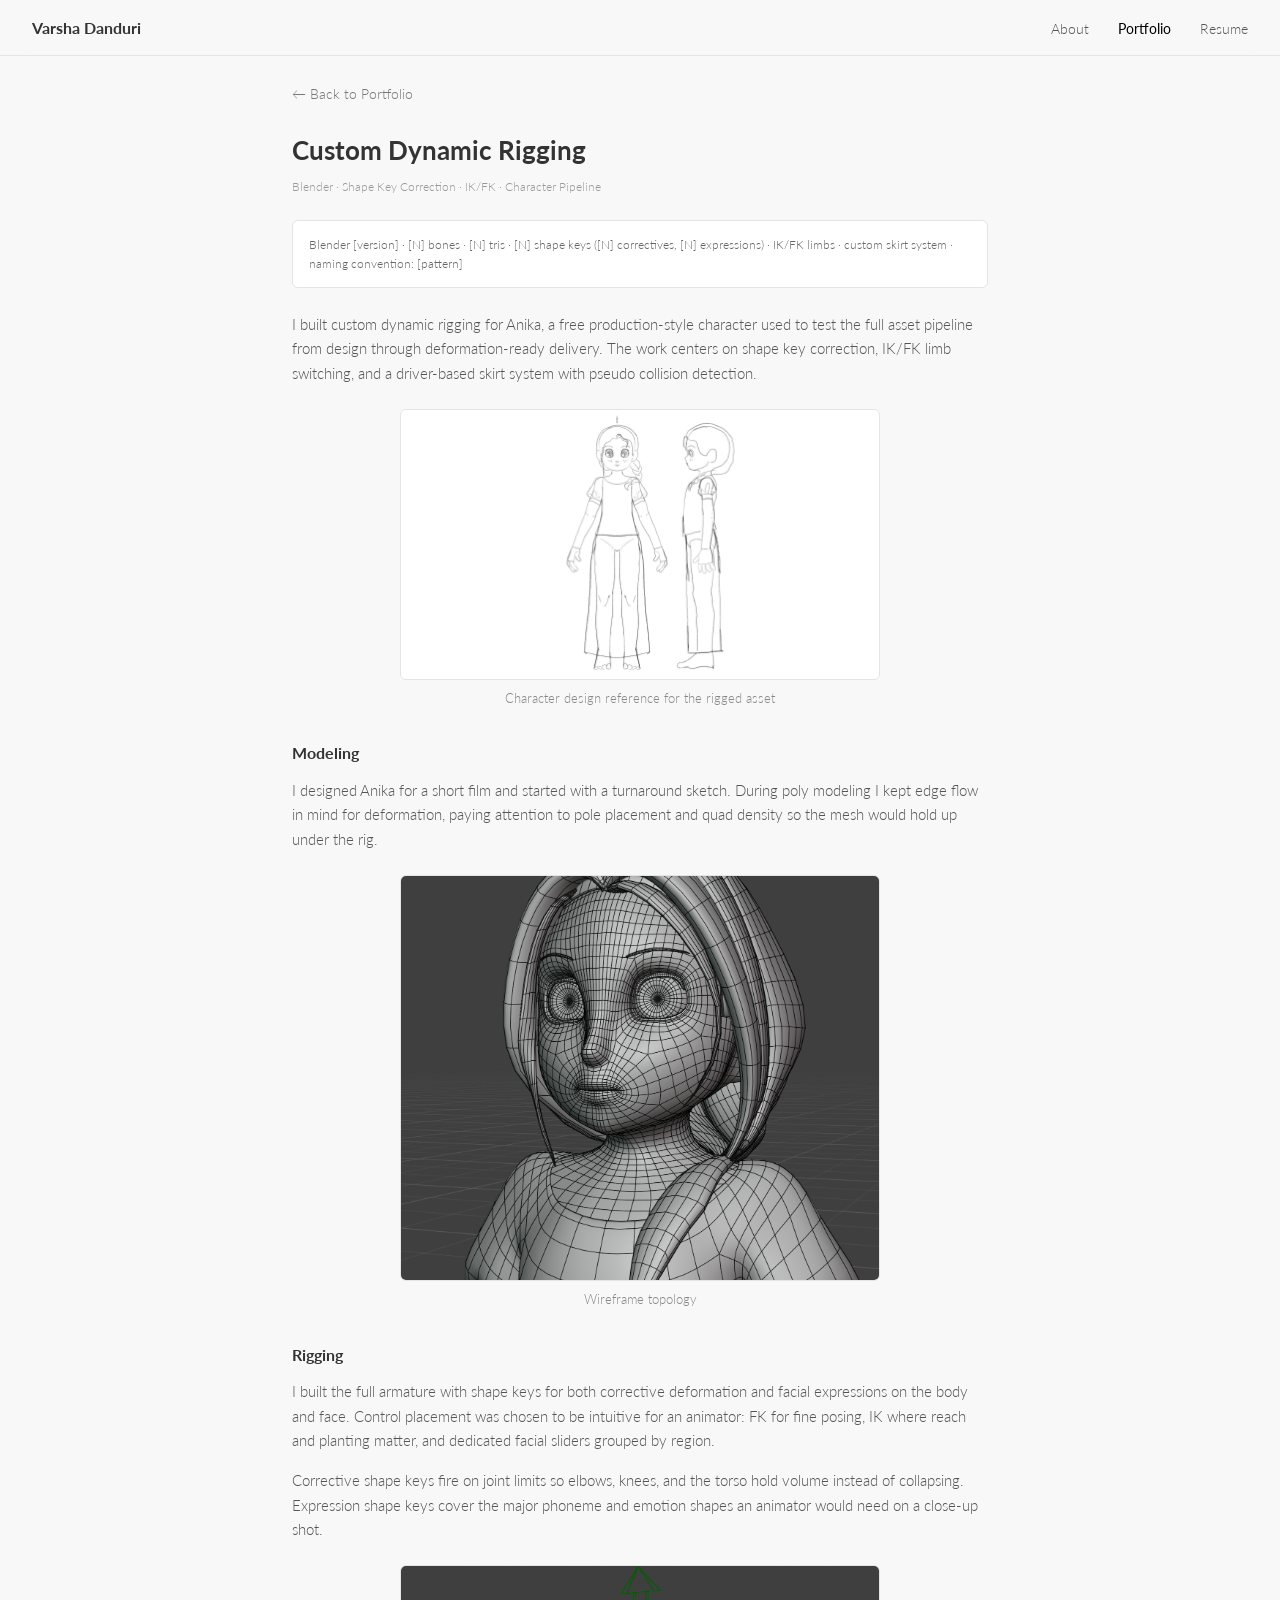
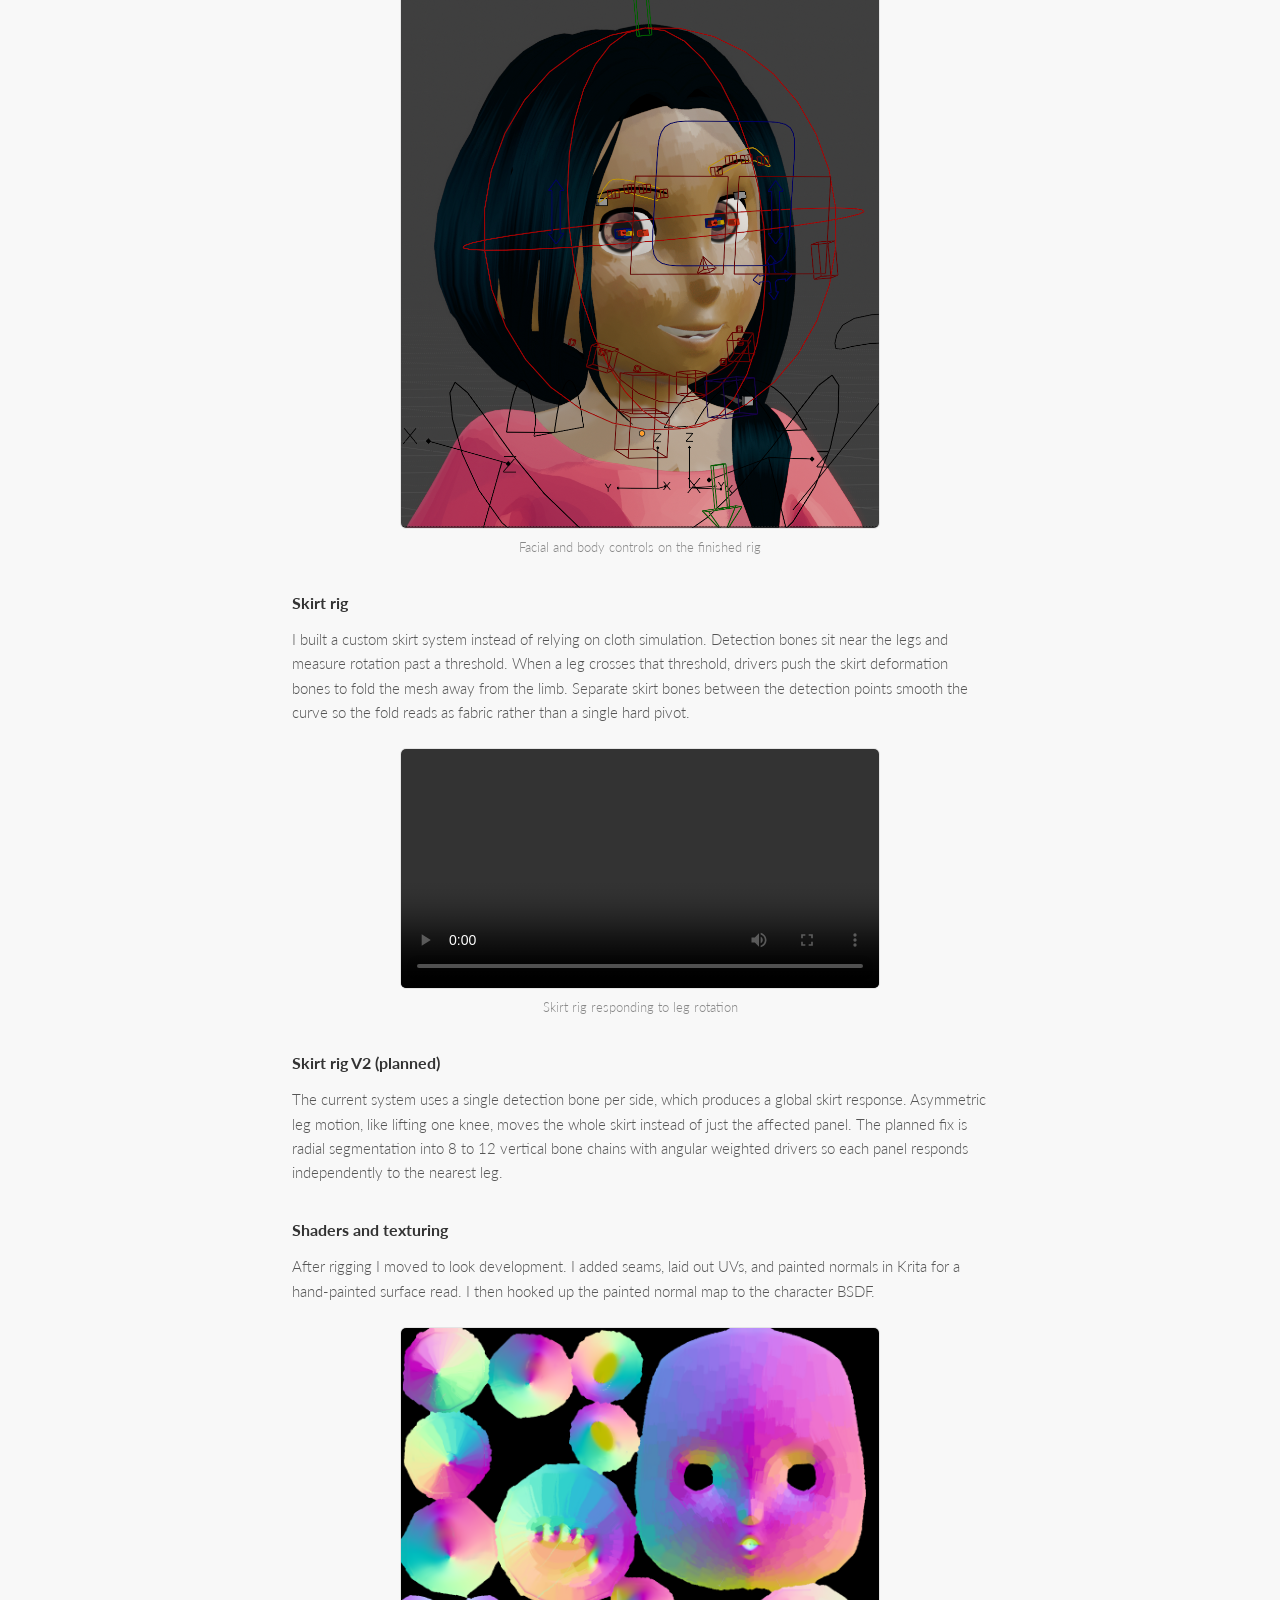
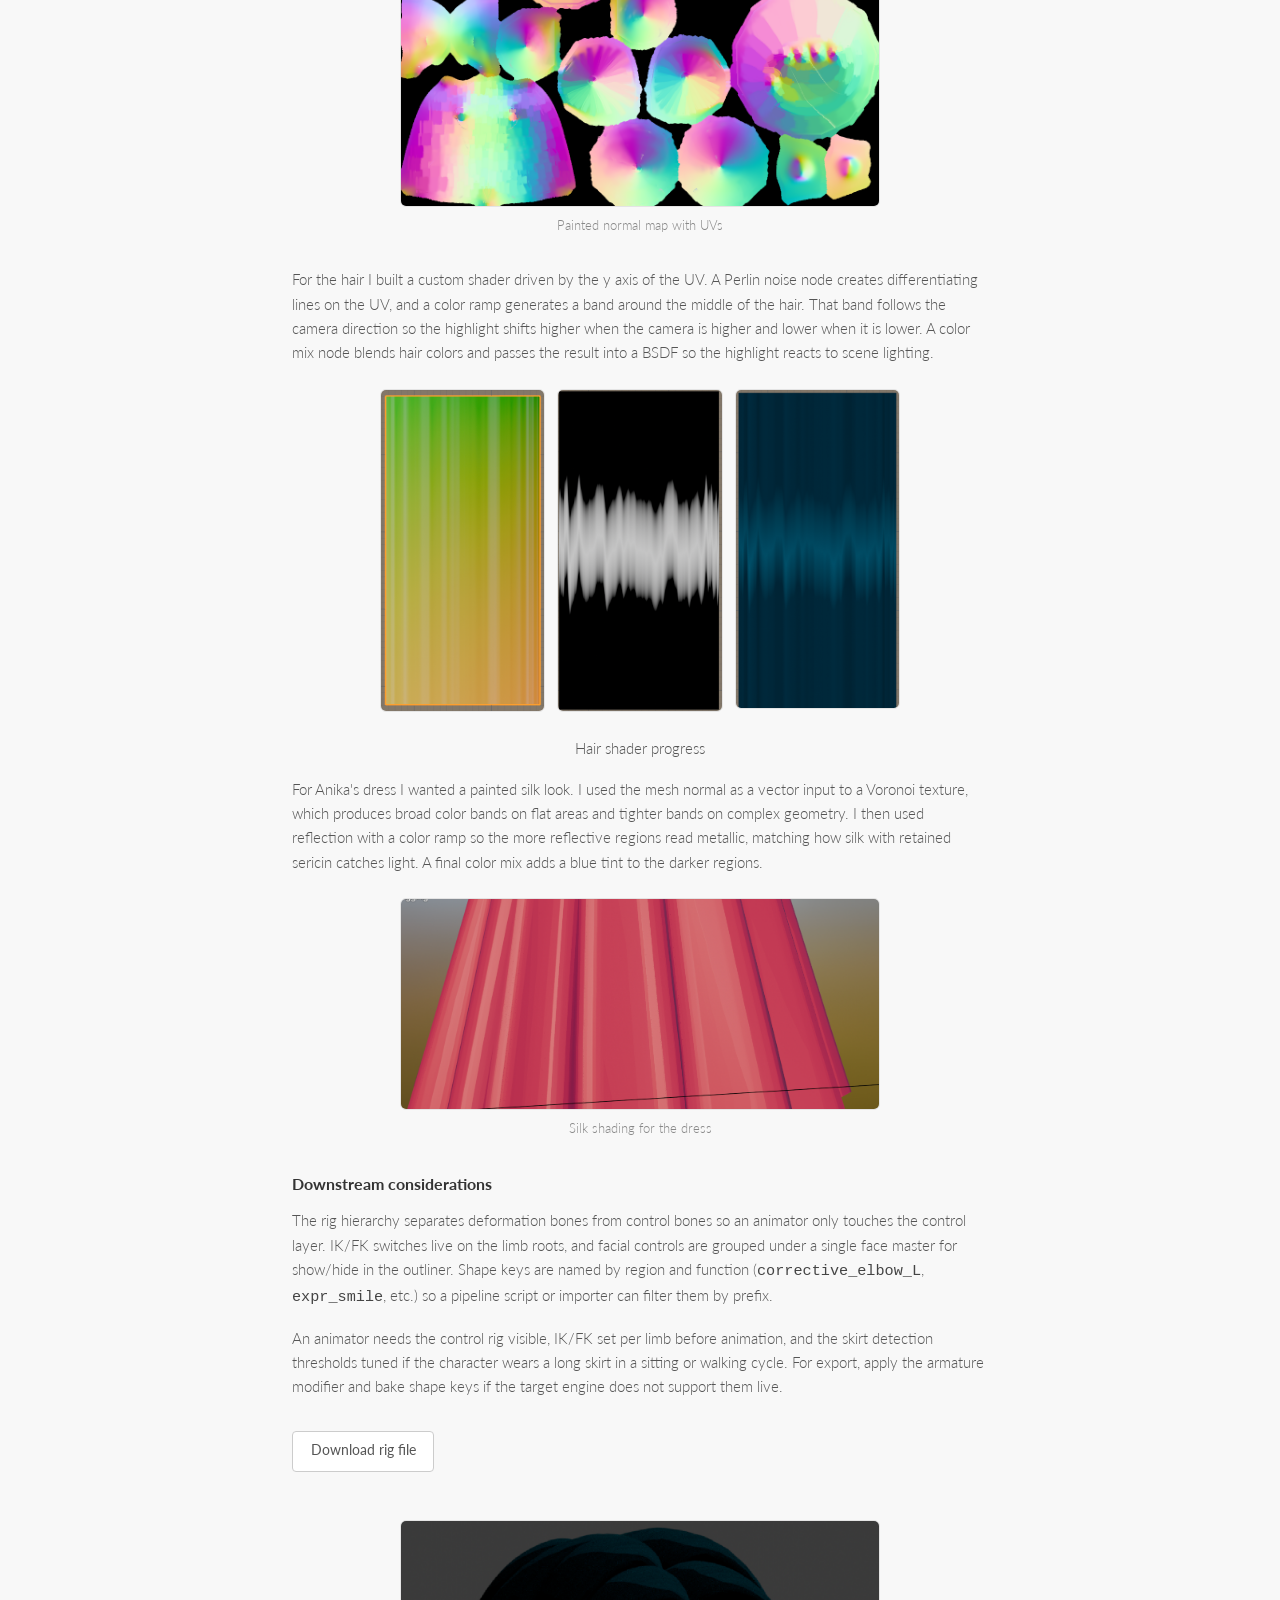
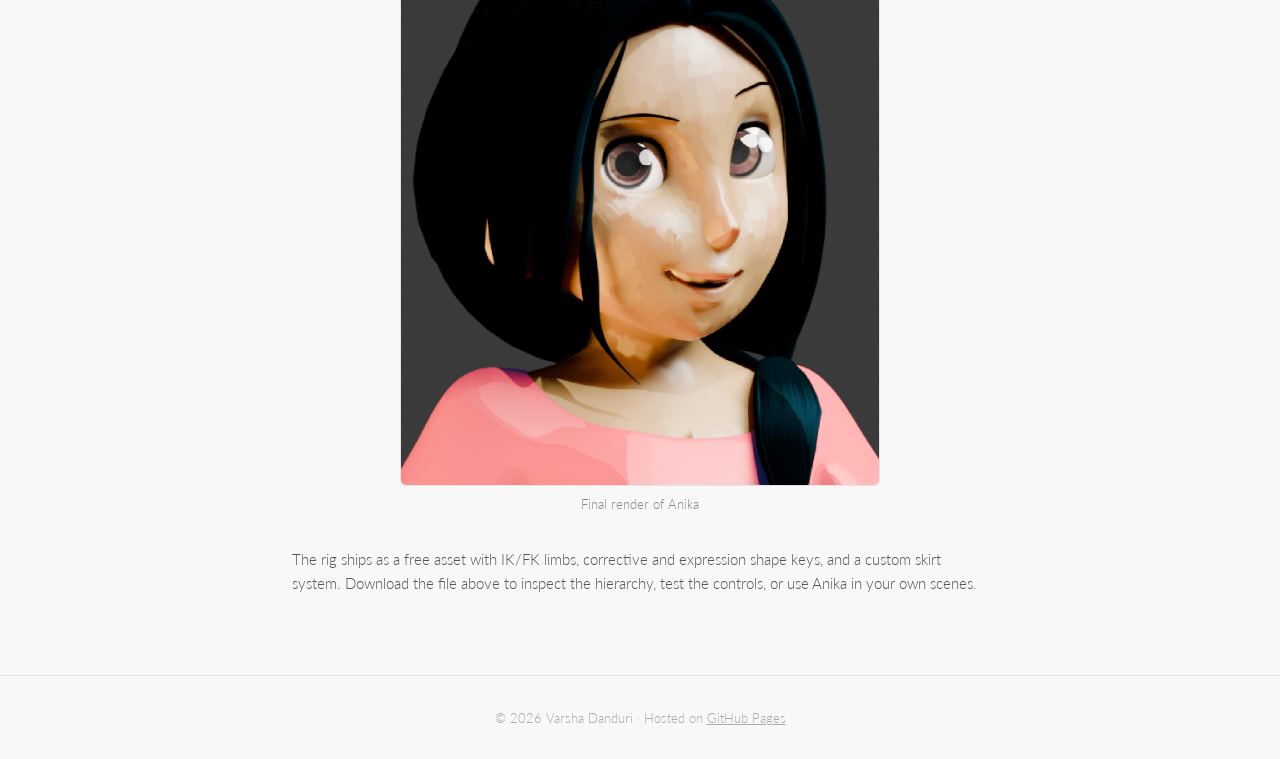
<file: anika-rig.html>
<!DOCTYPE html>
<html lang="en">
<head>
  <meta charset="UTF-8" />
  <meta name="viewport" content="width=device-width, initial-scale=1.0" />
  <title>Custom Dynamic Rigging: Varsha Danduri</title>
  <link href="https://fonts.googleapis.com/css2?family=Lato:wght@300;400;700&display=swap" rel="stylesheet" />
  <link rel="stylesheet" href="styles.css" />
</head>
<body>

<nav>
  <a class="nav-name" href="index.html">Varsha Danduri</a>
  <ul class="nav-links">
    <li><a href="index.html#about">About</a></li>
    <li><a href="index.html#portfolio" class="active">Portfolio</a></li>
    <li><a href="resume.html">Resume</a></li>
  </ul>
</nav>

<div class="container container--narrow">

  <a class="back-link" href="index.html#pipeline-tools">← Back to Portfolio</a>

  <header class="project-header">
    <h1>Custom Dynamic Rigging</h1>
    <p class="project-tags">Blender · Shape Key Correction · IK/FK · Character Pipeline</p>
  </header>

  <article class="project-body">
    <div class="tech-spec">
      Blender [version] · [N] bones · [N] tris · [N] shape keys ([N] correctives, [N] expressions) · IK/FK limbs ·
      custom skirt system · naming convention: [pattern]
    </div>

    <p>
      I built custom dynamic rigging for Anika, a free production-style character used to test the full asset pipeline
      from design through deformation-ready delivery. The work centers on shape key correction, IK/FK limb switching,
      and a driver-based skirt system with pseudo collision detection.
    </p>

    <figure>
      <img src="assets/anika-rig/lead-character-turnaround.png" alt="Turnaround sketch of Anika" />
      <figcaption>Character design reference for the rigged asset</figcaption>
    </figure>

    <h3>Modeling</h3>
    <p>
      I designed Anika for a short film and started with a turnaround sketch. During poly modeling I kept edge flow
      in mind for deformation, paying attention to pole placement and quad density so the mesh would hold up under
      the rig.
    </p>

    <figure>
      <img src="assets/anika-rig/topology.png" alt="Wireframe topology of Anika" />
      <figcaption>Wireframe topology</figcaption>
    </figure>

    <h3>Rigging</h3>
    <p>
      I built the full armature with shape keys for both corrective deformation and facial expressions on the body and
      face. Control placement was chosen to be intuitive for an animator: FK for fine posing, IK where reach and
      planting matter, and dedicated facial sliders grouped by region.
    </p>
    <!-- TODO: state rig origin, from scratch vs Rigify base -->

    <p>
      Corrective shape keys fire on joint limits so elbows, knees, and the torso hold volume instead of collapsing.
      Expression shape keys cover the major phoneme and emotion shapes an animator would need on a close-up shot.
    </p>

    <figure>
      <img src="assets/anika-rig/rigged-character.png" alt="Rigged character with facial controls" />
      <figcaption>Facial and body controls on the finished rig</figcaption>
    </figure>

    <h3>Skirt rig</h3>
    <p>
      I built a custom skirt system instead of relying on cloth simulation. Detection bones sit near the legs and
      measure rotation past a threshold. When a leg crosses that threshold, drivers push the skirt deformation bones
      to fold the mesh away from the limb. Separate skirt bones between the detection points smooth the curve so the
      fold reads as fabric rather than a single hard pivot.
    </p>
    <!-- TODO: describe driver and constraint setup -->

    <figure>
      <video src="assets/anika-rig/skirt-bone-rig.mp4" controls playsinline></video>
      <figcaption>Skirt rig responding to leg rotation</figcaption>
    </figure>

    <h3>Skirt rig V2 (planned)</h3>
    <p>
      The current system uses a single detection bone per side, which produces a global skirt response. Asymmetric
      leg motion, like lifting one knee, moves the whole skirt instead of just the affected panel. The planned fix is
      radial segmentation into 8 to 12 vertical bone chains with angular weighted drivers so each panel responds
      independently to the nearest leg.
    </p>

    <h3>Shaders and texturing</h3>
    <p>
      After rigging I moved to look development. I added seams, laid out UVs, and painted normals in Krita for a
      hand-painted surface read. I then hooked up the painted normal map to the character BSDF.
    </p>

    <figure>
      <img src="assets/anika-rig/New_Normal_Body.png" alt="Painted normal map with UVs" />
      <figcaption>Painted normal map with UVs</figcaption>
    </figure>

    <p>
      For the hair I built a custom shader driven by the y axis of the UV. A Perlin noise node creates differentiating
      lines on the UV, and a color ramp generates a band around the middle of the hair. That band follows the camera
      direction so the highlight shifts higher when the camera is higher and lower when it is lower. A color mix node
      blends hair colors and passes the result into a BSDF so the highlight reacts to scene lighting.
    </p>

    <div class="figure-row">
      <figure>
        <img src="assets/anika-rig/uv-hair.png" alt="Hair UV shader step" />
      </figure>
      <figure>
        <img src="assets/anika-rig/band-hair.png" alt="Hair band shader step" />
      </figure>
      <figure>
        <img src="assets/anika-rig/final-hair.png" alt="Final hair shader" />
      </figure>
    </div>
    <p class="figure-group-caption">Hair shader progress</p>

    <p>
      For Anika's dress I wanted a painted silk look. I used the mesh normal as a vector input to a Voronoi texture,
      which produces broad color bands on flat areas and tighter bands on complex geometry. I then used reflection with
      a color ramp so the more reflective regions read metallic, matching how silk with retained sericin catches light.
      A final color mix adds a blue tint to the darker regions.
    </p>

    <figure>
      <img src="assets/anika-rig/silk-shader.png" alt="Silk shader for the dress" />
      <figcaption>Silk shading for the dress</figcaption>
    </figure>

    <h3>Downstream considerations</h3>
    <p>
      The rig hierarchy separates deformation bones from control bones so an animator only touches the control layer.
      IK/FK switches live on the limb roots, and facial controls are grouped under a single face master for show/hide
      in the outliner. Shape keys are named by region and function (<code>corrective_elbow_L</code>,
      <code>expr_smile</code>, etc.) so a pipeline script or importer can filter them by prefix.
    </p>
    <p>
      An animator needs the control rig visible, IK/FK set per limb before animation, and the skirt detection
      thresholds tuned if the character wears a long skirt in a sitting or walking cycle. For export, apply the
      armature modifier and bake shape keys if the target engine does not support them live.
    </p>
    <!-- TODO: fill in naming convention pattern once finalized -->

    <!-- TODO: set href to rig file path -->
    <p>
      <a class="download-btn" href="#">Download rig file</a>
    </p>

    <figure>
      <img src="assets/anika-rig/rendered-character.png" alt="Final rendered character" />
      <figcaption>Final render of Anika</figcaption>
    </figure>

    <p>
      The rig ships as a free asset with IK/FK limbs, corrective and expression shape keys, and a custom skirt system.
      Download the file above to inspect the hierarchy, test the controls, or use Anika in your own scenes.
    </p>
  </article>

</div>

<footer>
  © 2026 Varsha Danduri · Hosted on <a href="https://pages.github.com">GitHub Pages</a>
</footer>

</body>
</html>
</file>
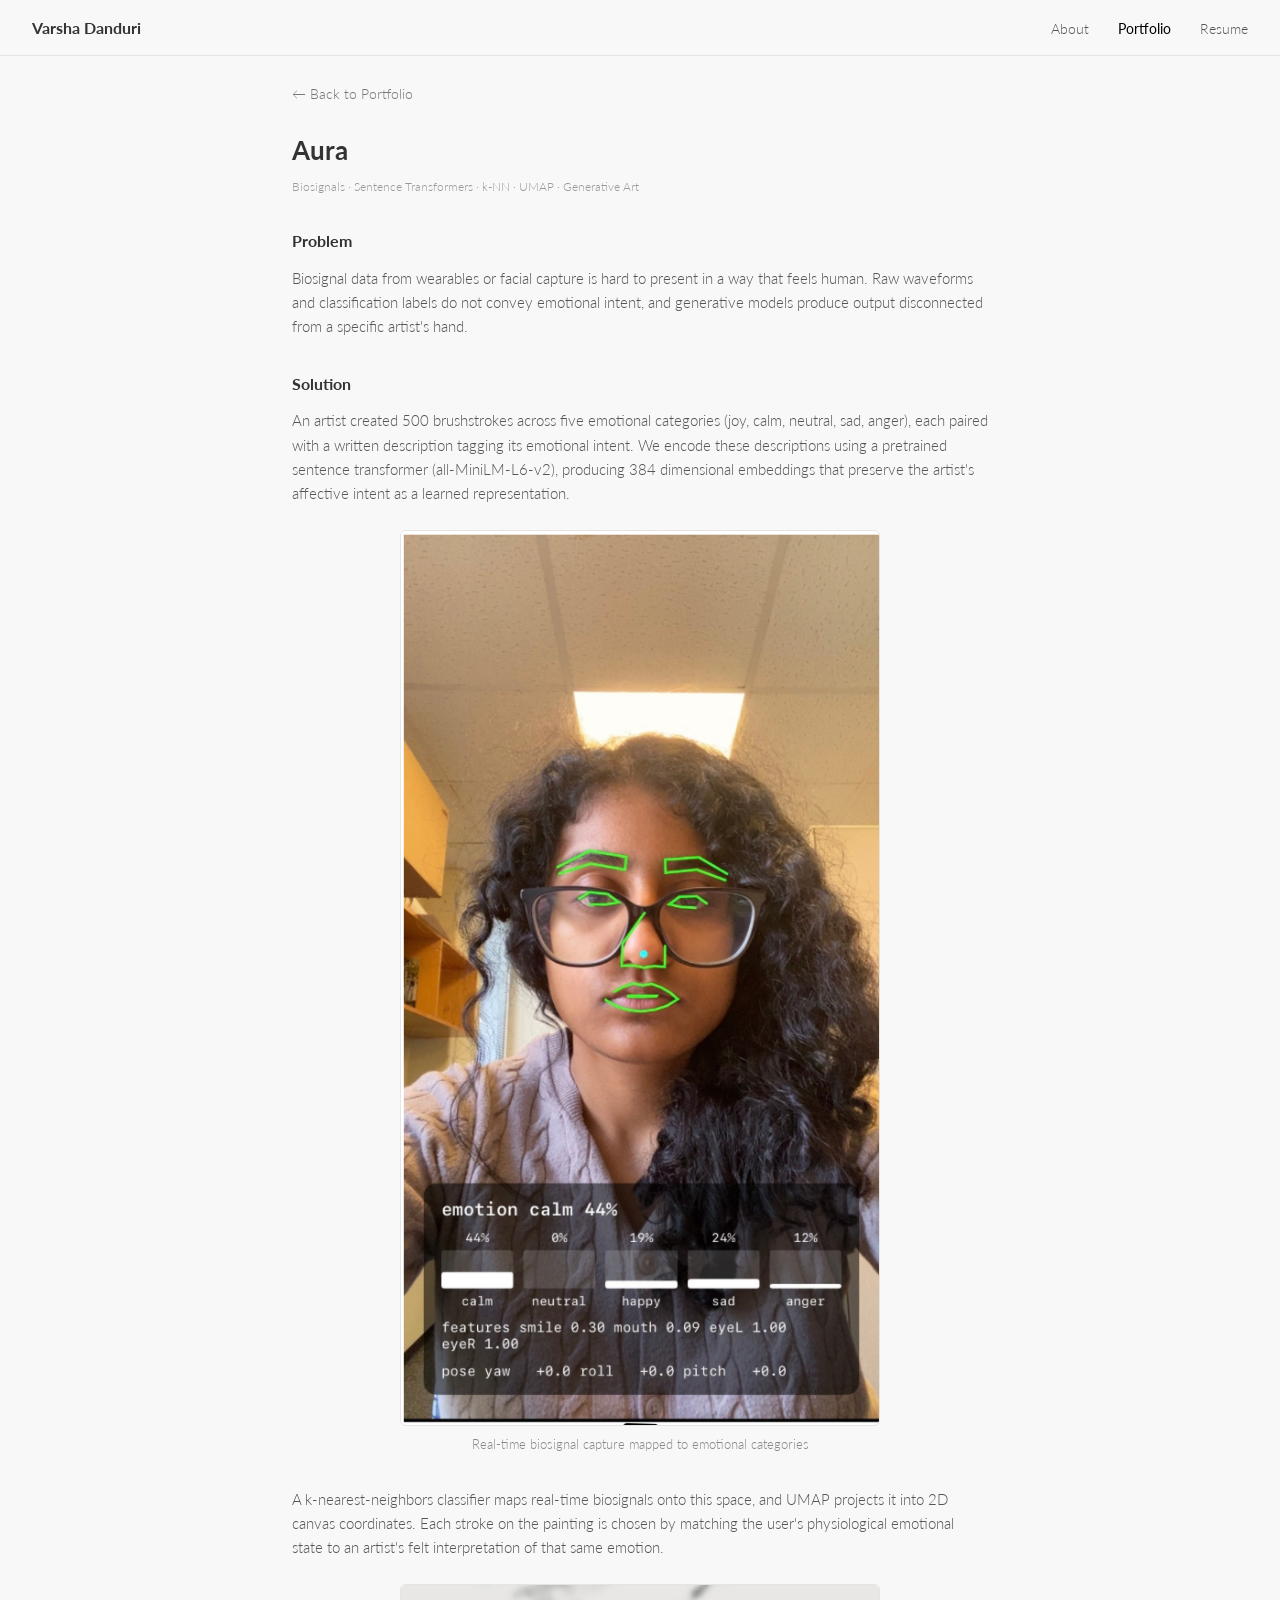
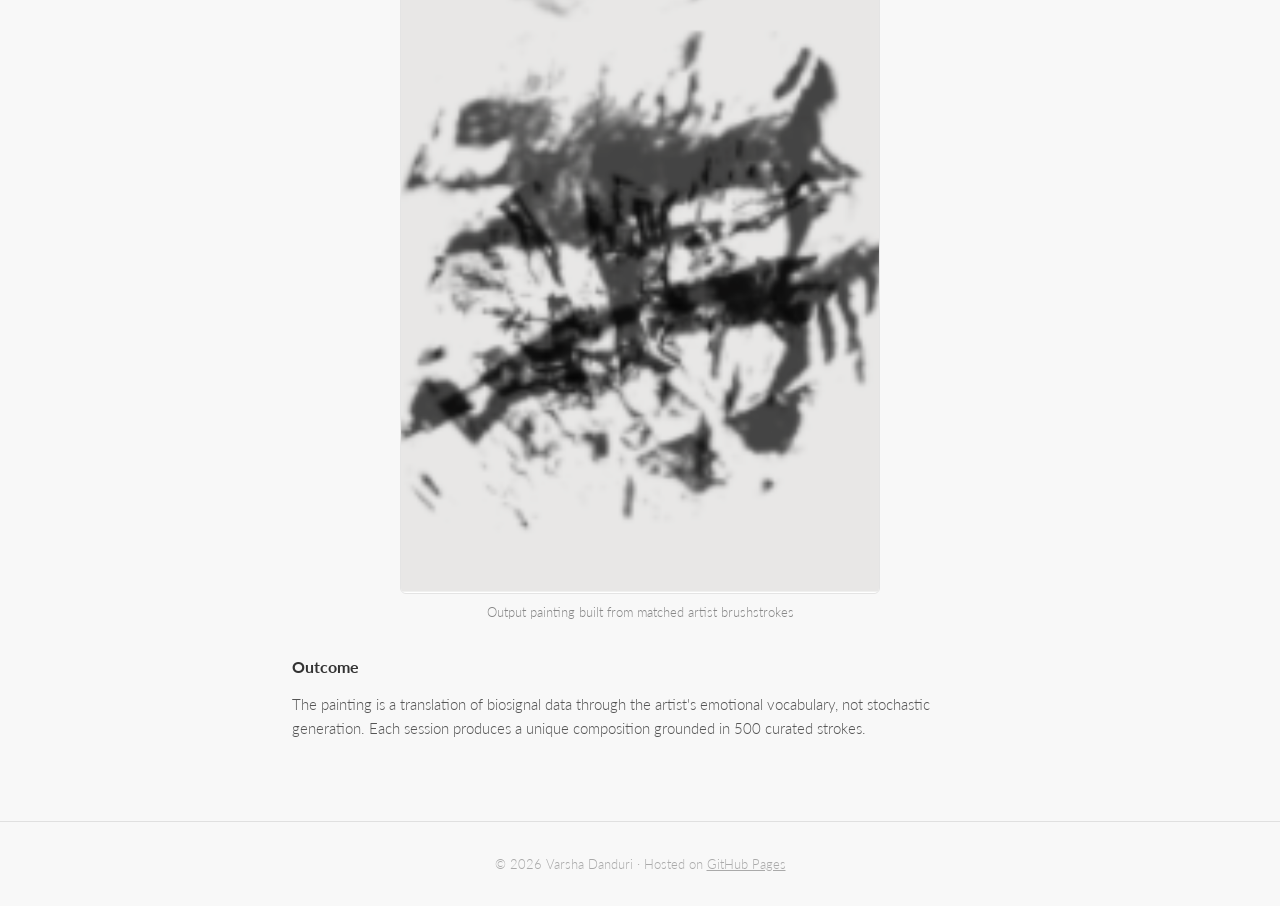
<file: aura.html>
<!DOCTYPE html>
<html lang="en">
<head>
  <meta charset="UTF-8" />
  <meta name="viewport" content="width=device-width, initial-scale=1.0" />
  <title>Aura: Varsha Danduri</title>
  <link href="https://fonts.googleapis.com/css2?family=Lato:wght@300;400;700&display=swap" rel="stylesheet" />
  <link rel="stylesheet" href="styles.css" />
</head>
<body>

<nav>
  <a class="nav-name" href="index.html">Varsha Danduri</a>
  <ul class="nav-links">
    <li><a href="index.html#about">About</a></li>
    <li><a href="index.html#portfolio" class="active">Portfolio</a></li>
    <li><a href="resume.html">Resume</a></li>
  </ul>
</nav>

<div class="container container--narrow">

  <a class="back-link" href="index.html#ml-data">← Back to Portfolio</a>

  <header class="project-header">
    <h1>Aura</h1>
    <p class="project-tags">Biosignals · Sentence Transformers · k-NN · UMAP · Generative Art</p>
  </header>

  <article class="project-body">
    <h3>Problem</h3>
    <p>
      Biosignal data from wearables or facial capture is hard to present in a way that feels human. Raw waveforms and
      classification labels do not convey emotional intent, and generative models produce output disconnected from a
      specific artist's hand.
    </p>

    <h3>Solution</h3>
    <p>
      An artist created 500 brushstrokes across five emotional categories (joy, calm, neutral, sad, anger), each paired
      with a written description tagging its emotional intent. We encode these descriptions using a pretrained
      sentence transformer (all-MiniLM-L6-v2), producing 384 dimensional embeddings that preserve the artist's
      affective intent as a learned representation.
    </p>

    <figure>
      <img src="assets/aura/facial-capture.png" alt="Real-time facial biosignal capture with emotion classification" />
      <figcaption>Real-time biosignal capture mapped to emotional categories</figcaption>
    </figure>

    <p>
      A k-nearest-neighbors classifier maps real-time biosignals onto this space, and UMAP projects it into 2D canvas
      coordinates. Each stroke on the painting is chosen by matching the user's physiological emotional state to an
      artist's felt interpretation of that same emotion.
    </p>

    <figure>
      <img src="assets/aura/paint.png" alt="Painting generated from biosignal matched brushstrokes" />
      <figcaption>Output painting built from matched artist brushstrokes</figcaption>
    </figure>

    <h3>Outcome</h3>
    <p>
      The painting is a translation of biosignal data through the artist's emotional vocabulary, not stochastic
      generation. Each session produces a unique composition grounded in 500 curated strokes.
    </p>
    <!-- TODO: add latency or classification accuracy outcome if available -->
  </article>

</div>

<footer>
  © 2026 Varsha Danduri · Hosted on <a href="https://pages.github.com">GitHub Pages</a>
</footer>

</body>
</html>
</file>
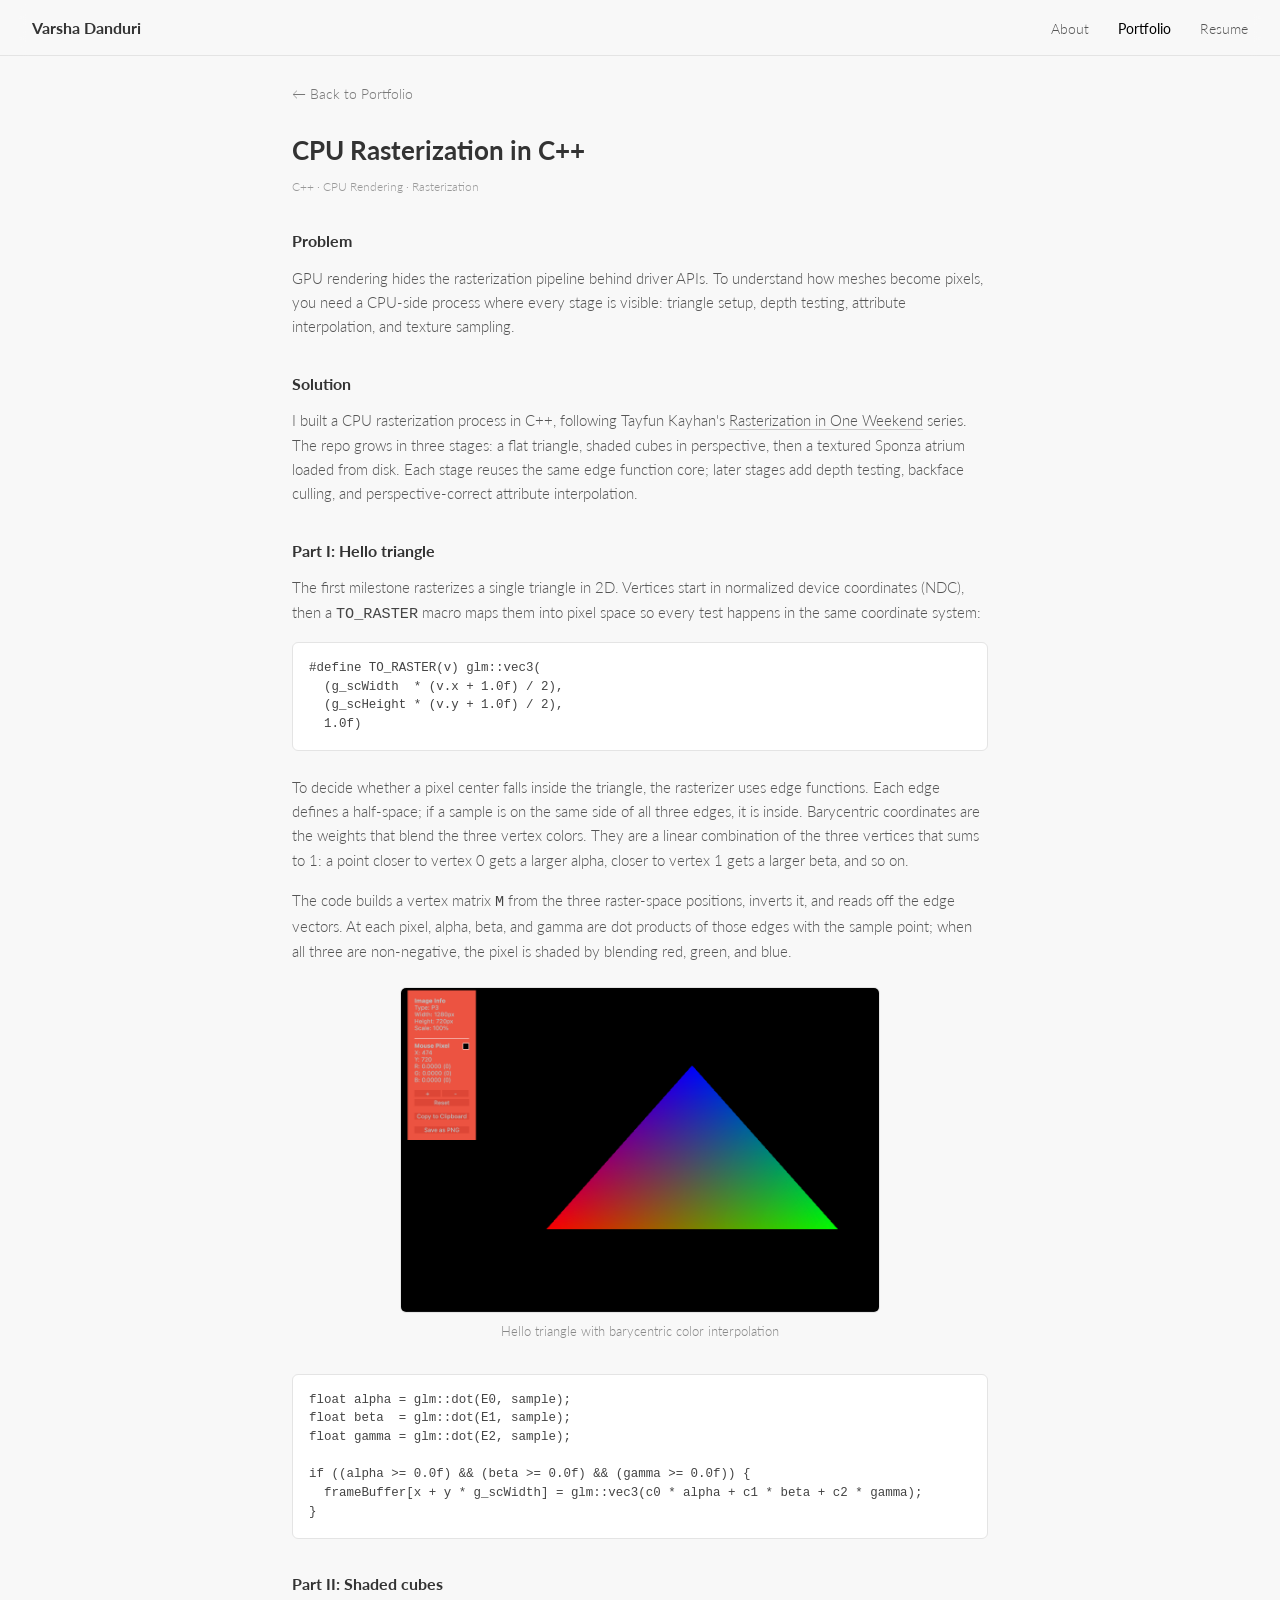
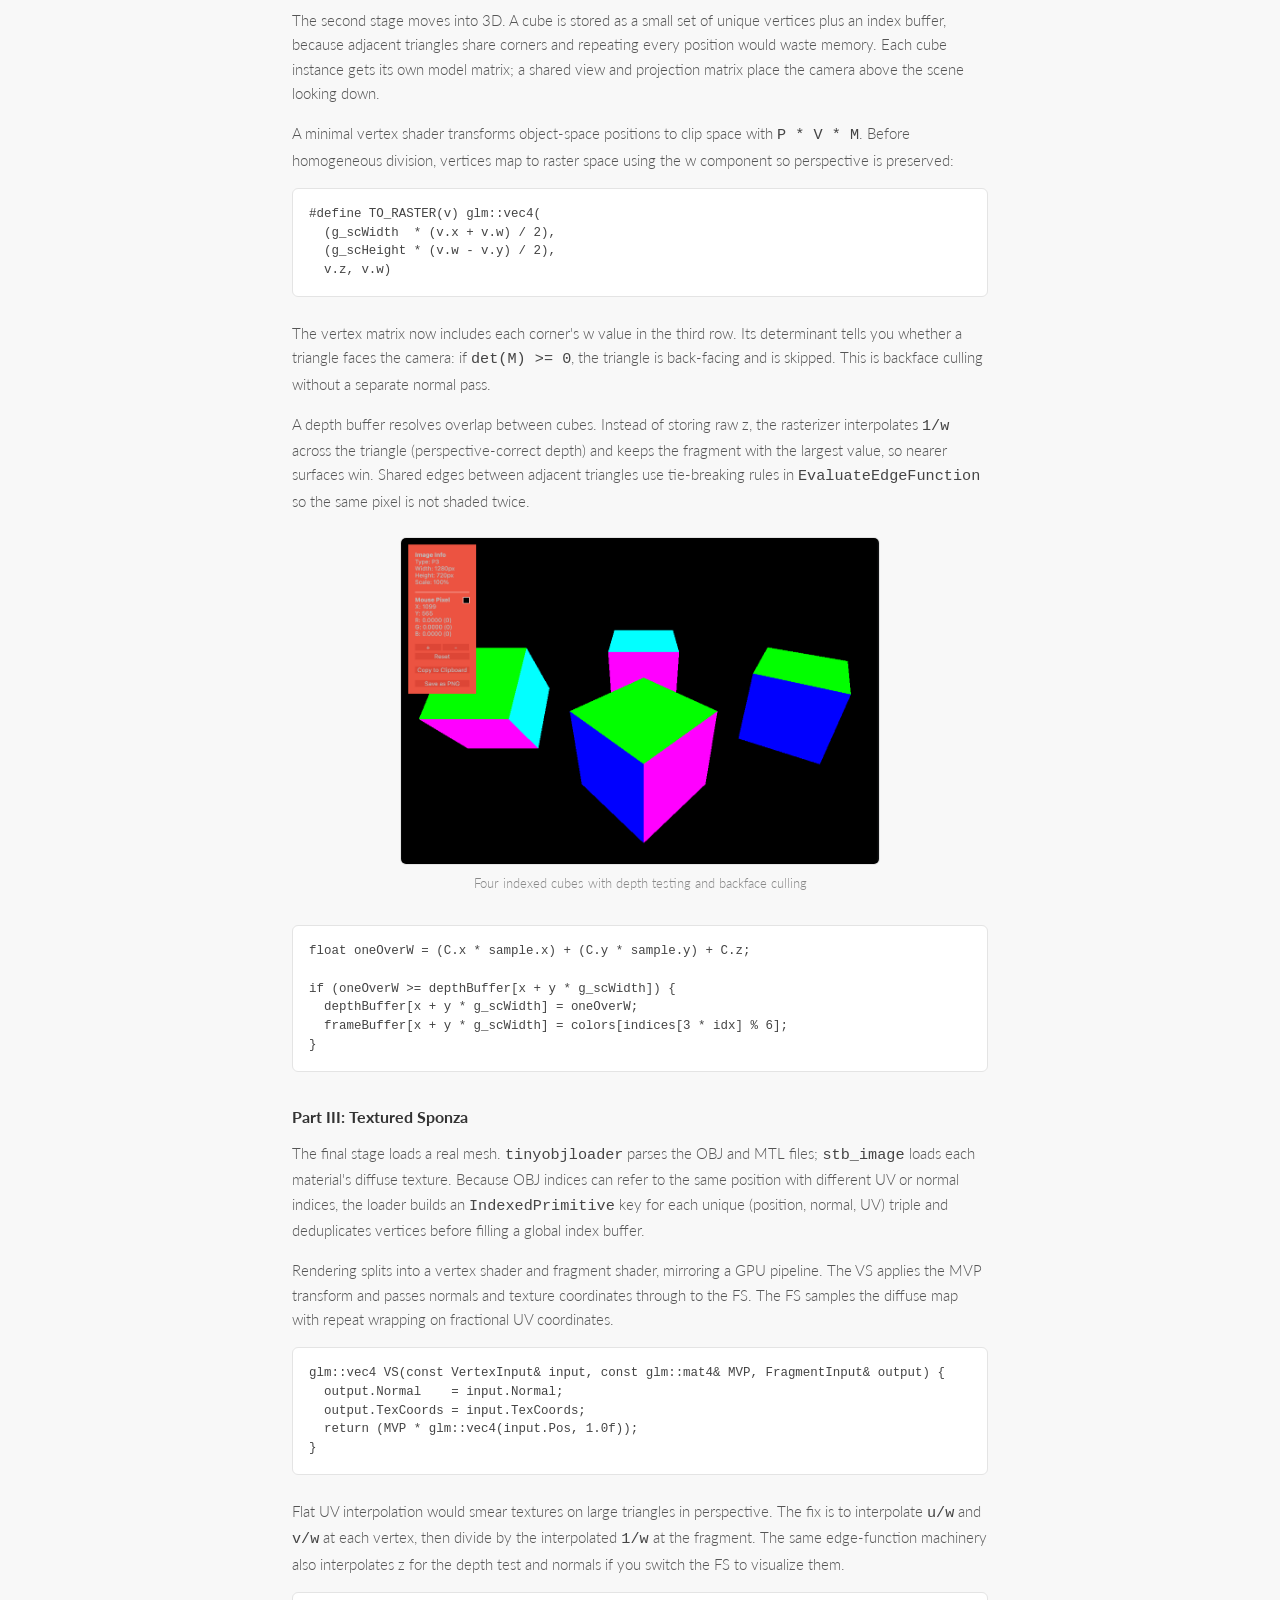
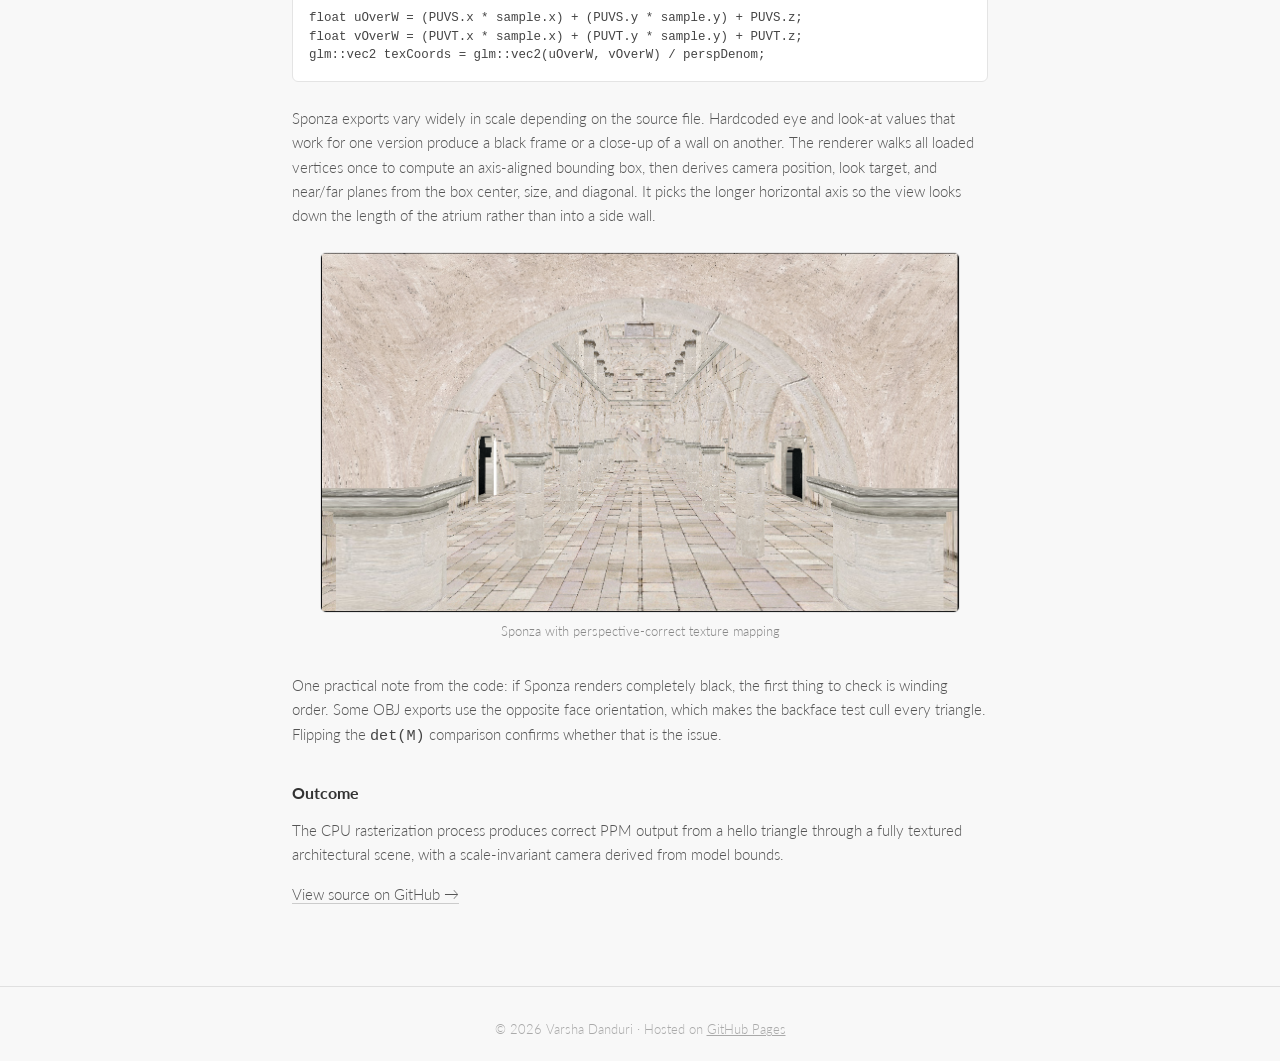
<file: cpu-rasterizer.html>
<!DOCTYPE html>
<html lang="en">
<head>
  <meta charset="UTF-8" />
  <meta name="viewport" content="width=device-width, initial-scale=1.0" />
  <title>CPU Rasterization in C++: Varsha Danduri</title>
  <link href="https://fonts.googleapis.com/css2?family=Lato:wght@300;400;700&display=swap" rel="stylesheet" />
  <link rel="stylesheet" href="styles.css" />
</head>
<body>

<nav>
  <a class="nav-name" href="index.html">Varsha Danduri</a>
  <ul class="nav-links">
    <li><a href="index.html#about">About</a></li>
    <li><a href="index.html#portfolio" class="active">Portfolio</a></li>
    <li><a href="resume.html">Resume</a></li>
  </ul>
</nav>

<div class="container container--narrow">

  <a class="back-link" href="index.html#graphics">← Back to Portfolio</a>

  <header class="project-header">
    <h1>CPU Rasterization in C++</h1>
    <p class="project-tags">C++ · CPU Rendering · Rasterization</p>
  </header>

  <article class="project-body">
    <h3>Problem</h3>
    <p>
      GPU rendering hides the rasterization pipeline behind driver APIs. To understand how meshes become pixels, you
      need a CPU-side process where every stage is visible: triangle setup, depth testing, attribute interpolation, and
      texture sampling.
    </p>

    <h3>Solution</h3>
    <p>
      I built a CPU rasterization process in C++, following Tayfun Kayhan's
      <a href="https://tayfunkayhan.wordpress.com/2018/11/24/rasterization-in-one-weekend/" target="_blank">Rasterization in One Weekend</a>
      series. The repo grows in three stages: a flat triangle, shaded cubes in perspective, then a textured Sponza
      atrium loaded from disk. Each stage reuses the same edge function core; later stages add depth testing,
      backface culling, and perspective-correct attribute interpolation.
    </p>

    <h3>Part I: Hello triangle</h3>
    <p>
      The first milestone rasterizes a single triangle in 2D. Vertices start in normalized device coordinates (NDC),
      then a <code>TO_RASTER</code> macro maps them into pixel space so every test happens in the same coordinate
      system:
    </p>

<pre><code>#define TO_RASTER(v) glm::vec3(
  (g_scWidth  * (v.x + 1.0f) / 2),
  (g_scHeight * (v.y + 1.0f) / 2),
  1.0f)</code></pre>

    <p>
      To decide whether a pixel center falls inside the triangle, the rasterizer uses edge functions. Each edge defines
      a half-space; if a sample is on the same side of all three edges, it is inside. Barycentric coordinates are
      the weights that blend the three vertex colors. They are a linear combination of the three vertices that sums
      to 1: a point closer to vertex 0 gets a larger alpha, closer to vertex 1 gets a larger beta, and so on.
    </p>
    <p>
      The code builds a vertex matrix <code>M</code> from the three raster-space positions, inverts it, and reads off
      the edge vectors. At each pixel, alpha, beta, and gamma are dot products of those edges with the sample point;
      when all three are non-negative, the pixel is shaded by blending red, green, and blue.
    </p>

    <figure>
      <img src="assets/cpu-rasterizer/hello-triangle.png" alt="Hello triangle rendered by the CPU rasterizer" />
      <figcaption>Hello triangle with barycentric color interpolation</figcaption>
    </figure>

<pre><code>float alpha = glm::dot(E0, sample);
float beta  = glm::dot(E1, sample);
float gamma = glm::dot(E2, sample);

if ((alpha >= 0.0f) && (beta >= 0.0f) && (gamma >= 0.0f)) {
  frameBuffer[x + y * g_scWidth] = glm::vec3(c0 * alpha + c1 * beta + c2 * gamma);
}</code></pre>

    <h3>Part II: Shaded cubes</h3>
    <p>
      The second stage moves into 3D. A cube is stored as a small set of unique vertices plus an index buffer, because
      adjacent triangles share corners and repeating every position would waste memory. Each cube instance gets its own
      model matrix; a shared view and projection matrix place the camera above the scene looking down.
    </p>
    <p>
      A minimal vertex shader transforms object-space positions to clip space with <code>P * V * M</code>. Before
      homogeneous division, vertices map to raster space using the w component so perspective is preserved:
    </p>

<pre><code>#define TO_RASTER(v) glm::vec4(
  (g_scWidth  * (v.x + v.w) / 2),
  (g_scHeight * (v.w - v.y) / 2),
  v.z, v.w)</code></pre>

    <p>
      The vertex matrix now includes each corner's w value in the third row. Its determinant tells you whether a
      triangle faces the camera: if <code>det(M) &gt;= 0</code>, the triangle is back-facing and is skipped. This is
      backface culling without a separate normal pass.
    </p>
    <p>
      A depth buffer resolves overlap between cubes. Instead of storing raw z, the rasterizer interpolates
      <code>1/w</code> across the triangle (perspective-correct depth) and keeps the fragment with the largest value,
      so nearer surfaces win. Shared edges between adjacent triangles use tie-breaking rules in
      <code>EvaluateEdgeFunction</code> so the same pixel is not shaded twice.
    </p>

    <figure>
      <img src="assets/cpu-rasterizer/cubes.png" alt="Shaded cubes rendered by the CPU rasterizer" />
      <figcaption>Four indexed cubes with depth testing and backface culling</figcaption>
    </figure>

<pre><code>float oneOverW = (C.x * sample.x) + (C.y * sample.y) + C.z;

if (oneOverW >= depthBuffer[x + y * g_scWidth]) {
  depthBuffer[x + y * g_scWidth] = oneOverW;
  frameBuffer[x + y * g_scWidth] = colors[indices[3 * idx] % 6];
}</code></pre>

    <h3>Part III: Textured Sponza</h3>
    <p>
      The final stage loads a real mesh. <code>tinyobjloader</code> parses the OBJ and MTL files; <code>stb_image</code>
      loads each material's diffuse texture. Because OBJ indices can refer to the same position with different UV or
      normal indices, the loader builds an <code>IndexedPrimitive</code> key for each unique (position, normal, UV)
      triple and deduplicates vertices before filling a global index buffer.
    </p>
    <p>
      Rendering splits into a vertex shader and fragment shader, mirroring a GPU pipeline. The VS applies the MVP
      transform and passes normals and texture coordinates through to the FS. The FS samples the diffuse map with
      repeat wrapping on fractional UV coordinates.
    </p>

<pre><code>glm::vec4 VS(const VertexInput& input, const glm::mat4& MVP, FragmentInput& output) {
  output.Normal    = input.Normal;
  output.TexCoords = input.TexCoords;
  return (MVP * glm::vec4(input.Pos, 1.0f));
}</code></pre>

    <p>
      Flat UV interpolation would smear textures on large triangles in perspective. The fix is to interpolate
      <code>u/w</code> and <code>v/w</code> at each vertex, then divide by the interpolated <code>1/w</code> at the
      fragment. The same edge-function machinery also interpolates z for the depth test and normals if you switch the
      FS to visualize them.
    </p>

<pre><code>float uOverW = (PUVS.x * sample.x) + (PUVS.y * sample.y) + PUVS.z;
float vOverW = (PUVT.x * sample.x) + (PUVT.y * sample.y) + PUVT.z;
glm::vec2 texCoords = glm::vec2(uOverW, vOverW) / perspDenom;</code></pre>

    <p>
      Sponza exports vary widely in scale depending on the source file. Hardcoded eye and look-at values that work for
      one version produce a black frame or a close-up of a wall on another. The renderer walks all loaded vertices once
      to compute an axis-aligned bounding box, then derives camera position, look target, and near/far planes from the
      box center, size, and diagonal. It picks the longer horizontal axis so the view looks down the length of the
      atrium rather than into a side wall.
    </p>

    <figure class="contain">
      <img src="assets/cpu-rasterizer/sponza.png" alt="Textured Sponza atrium rendered on the CPU" />
      <figcaption>Sponza with perspective-correct texture mapping</figcaption>
    </figure>

    <p>
      One practical note from the code: if Sponza renders completely black, the first thing to check is winding order.
      Some OBJ exports use the opposite face orientation, which makes the backface test cull every triangle. Flipping
      the <code>det(M)</code> comparison confirms whether that is the issue.
    </p>

    <h3>Outcome</h3>
    <p>
      The CPU rasterization process produces correct PPM output from a hello triangle through a fully textured
      architectural scene, with a scale-invariant camera derived from model bounds.
    </p>

    <p>
      <a href="https://github.com/VarshaDanduri/cpu-rasterizer" target="_blank">View source on GitHub →</a>
    </p>
  </article>

</div>

<footer>
  © 2026 Varsha Danduri · Hosted on <a href="https://pages.github.com">GitHub Pages</a>
</footer>

</body>
</html>
</file>
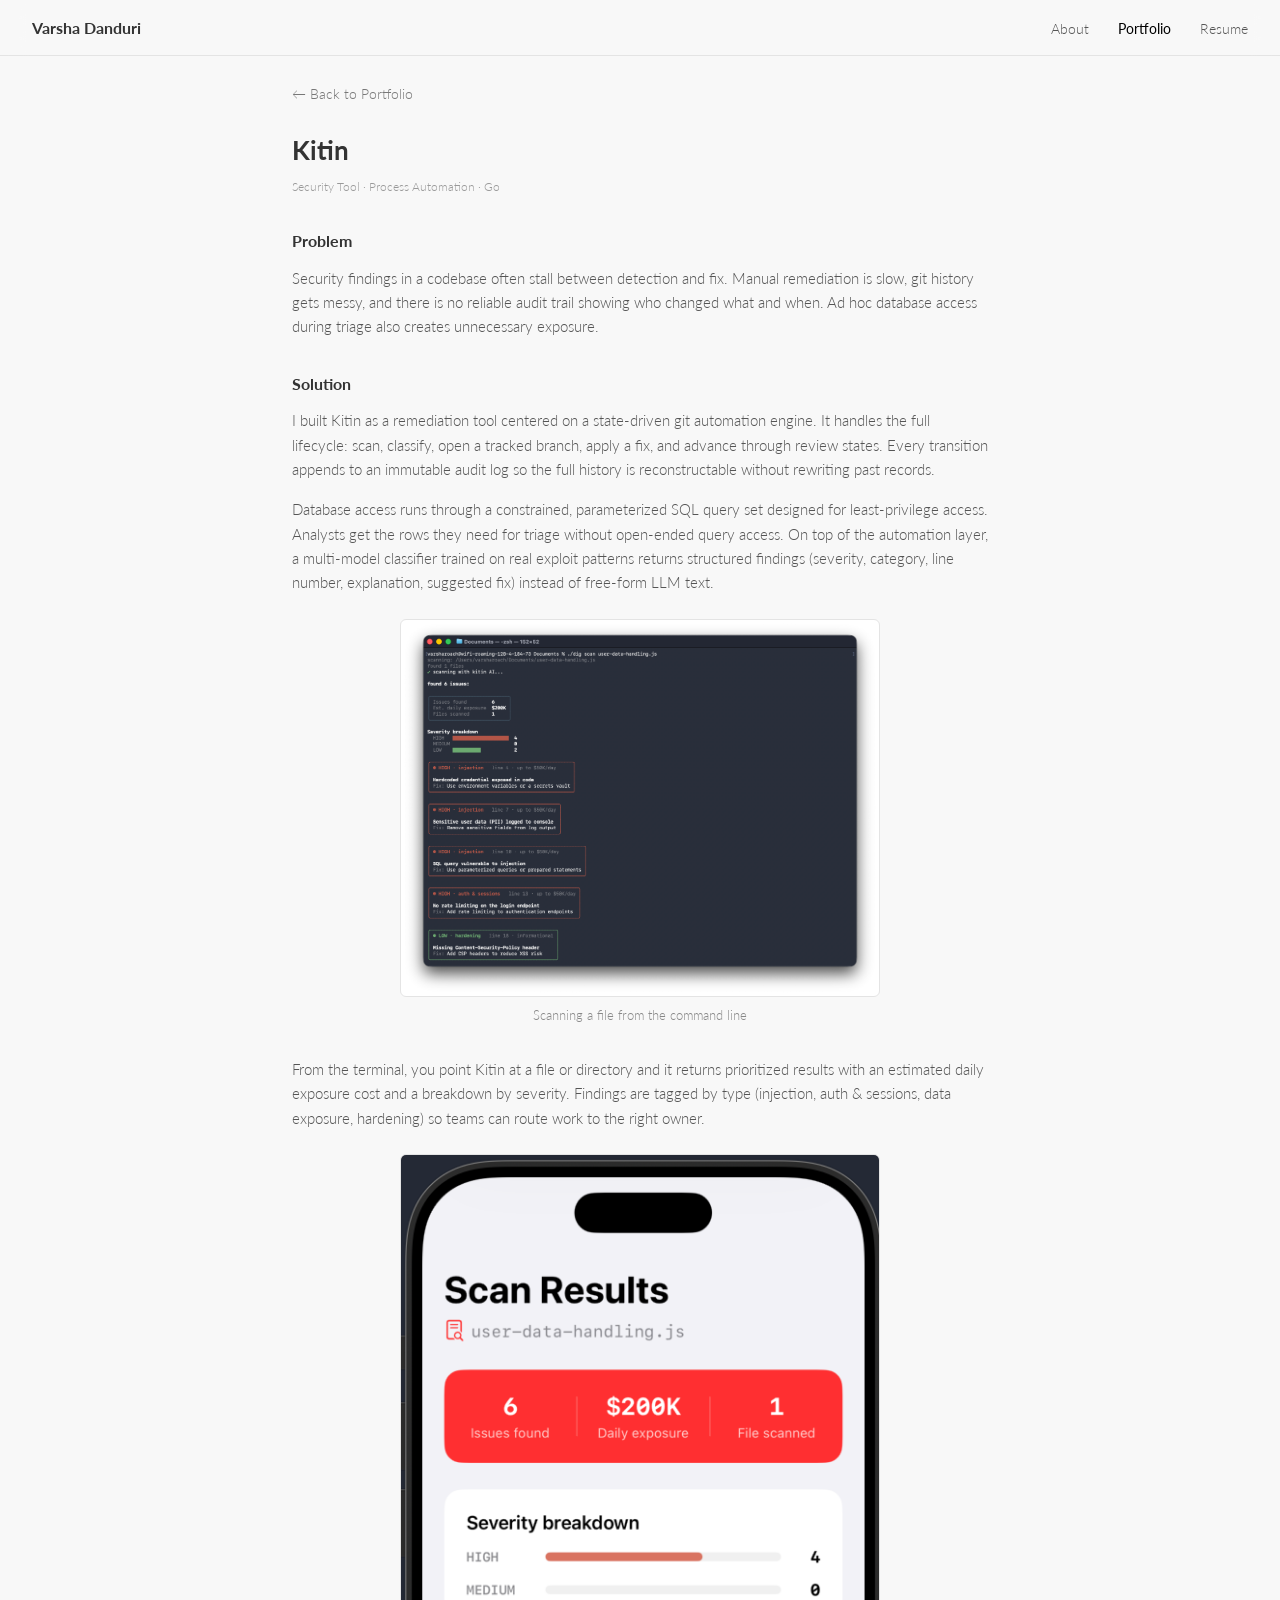
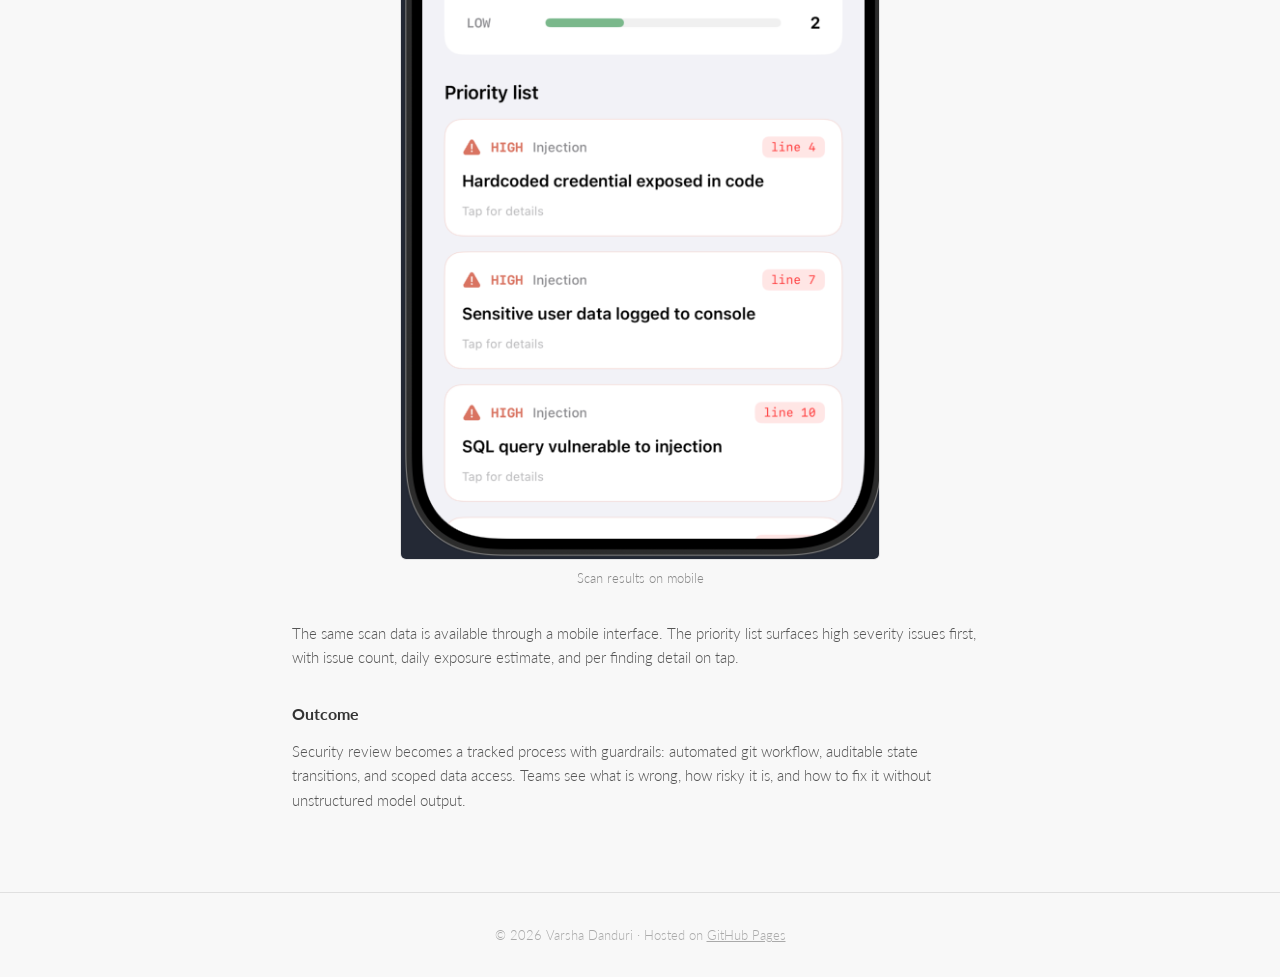
<file: kitin.html>
<!DOCTYPE html>
<html lang="en">
<head>
  <meta charset="UTF-8" />
  <meta name="viewport" content="width=device-width, initial-scale=1.0" />
  <title>Kitin: Varsha Danduri</title>
  <link href="https://fonts.googleapis.com/css2?family=Lato:wght@300;400;700&display=swap" rel="stylesheet" />
  <link rel="stylesheet" href="styles.css" />
</head>
<body>

<nav>
  <a class="nav-name" href="index.html">Varsha Danduri</a>
  <ul class="nav-links">
    <li><a href="index.html#about">About</a></li>
    <li><a href="index.html#portfolio" class="active">Portfolio</a></li>
    <li><a href="resume.html">Resume</a></li>
  </ul>
</nav>

<div class="container container--narrow">

  <a class="back-link" href="index.html#pipeline-tools">← Back to Portfolio</a>

  <header class="project-header">
    <h1>Kitin</h1>
    <p class="project-tags">Security Tool · Process Automation · Go</p>
  </header>

  <article class="project-body">
    <h3>Problem</h3>
    <p>
      Security findings in a codebase often stall between detection and fix. Manual remediation is slow, git history
      gets messy, and there is no reliable audit trail showing who changed what and when. Ad hoc database access during
      triage also creates unnecessary exposure.
    </p>

    <h3>Solution</h3>
    <p>
      I built Kitin as a remediation tool centered on a state-driven git automation engine. It handles the full
      lifecycle: scan, classify, open a tracked branch, apply a fix, and advance through review states. Every transition
      appends to an immutable audit log so the full history is reconstructable without rewriting past records.
    </p>

    <p>
      Database access runs through a constrained, parameterized SQL query set designed for least-privilege access. Analysts get
      the rows they need for triage without open-ended query access. On top of the automation layer, a multi-model
      classifier trained on real exploit patterns returns structured findings (severity, category, line number,
      explanation, suggested fix) instead of free-form LLM text.
    </p>

    <figure>
      <img src="assets/kitin/terminal.png" alt="Kitin terminal scan output" />
      <figcaption>Scanning a file from the command line</figcaption>
    </figure>

    <p>
      From the terminal, you point Kitin at a file or directory and it returns prioritized results with an estimated
      daily exposure cost and a breakdown by severity. Findings are tagged by type (injection, auth &amp; sessions,
      data exposure, hardening) so teams can route work to the right owner.
    </p>

    <figure>
      <img src="assets/kitin/mobile-app.png" alt="Kitin mobile scan results" />
      <figcaption>Scan results on mobile</figcaption>
    </figure>

    <p>
      The same scan data is available through a mobile interface. The priority list surfaces high severity issues first,
      with issue count, daily exposure estimate, and per finding detail on tap.
    </p>

    <h3>Outcome</h3>
    <p>
      Security review becomes a tracked process with guardrails: automated git workflow, auditable state transitions,
      and scoped data access. Teams see what is wrong, how risky it is, and how to fix it without unstructured model output.
    </p>
    <!-- TODO: add remediation throughput or audit compliance outcome if available -->
  </article>

</div>

<footer>
  © 2026 Varsha Danduri · Hosted on <a href="https://pages.github.com">GitHub Pages</a>
</footer>

</body>
</html>
</file>
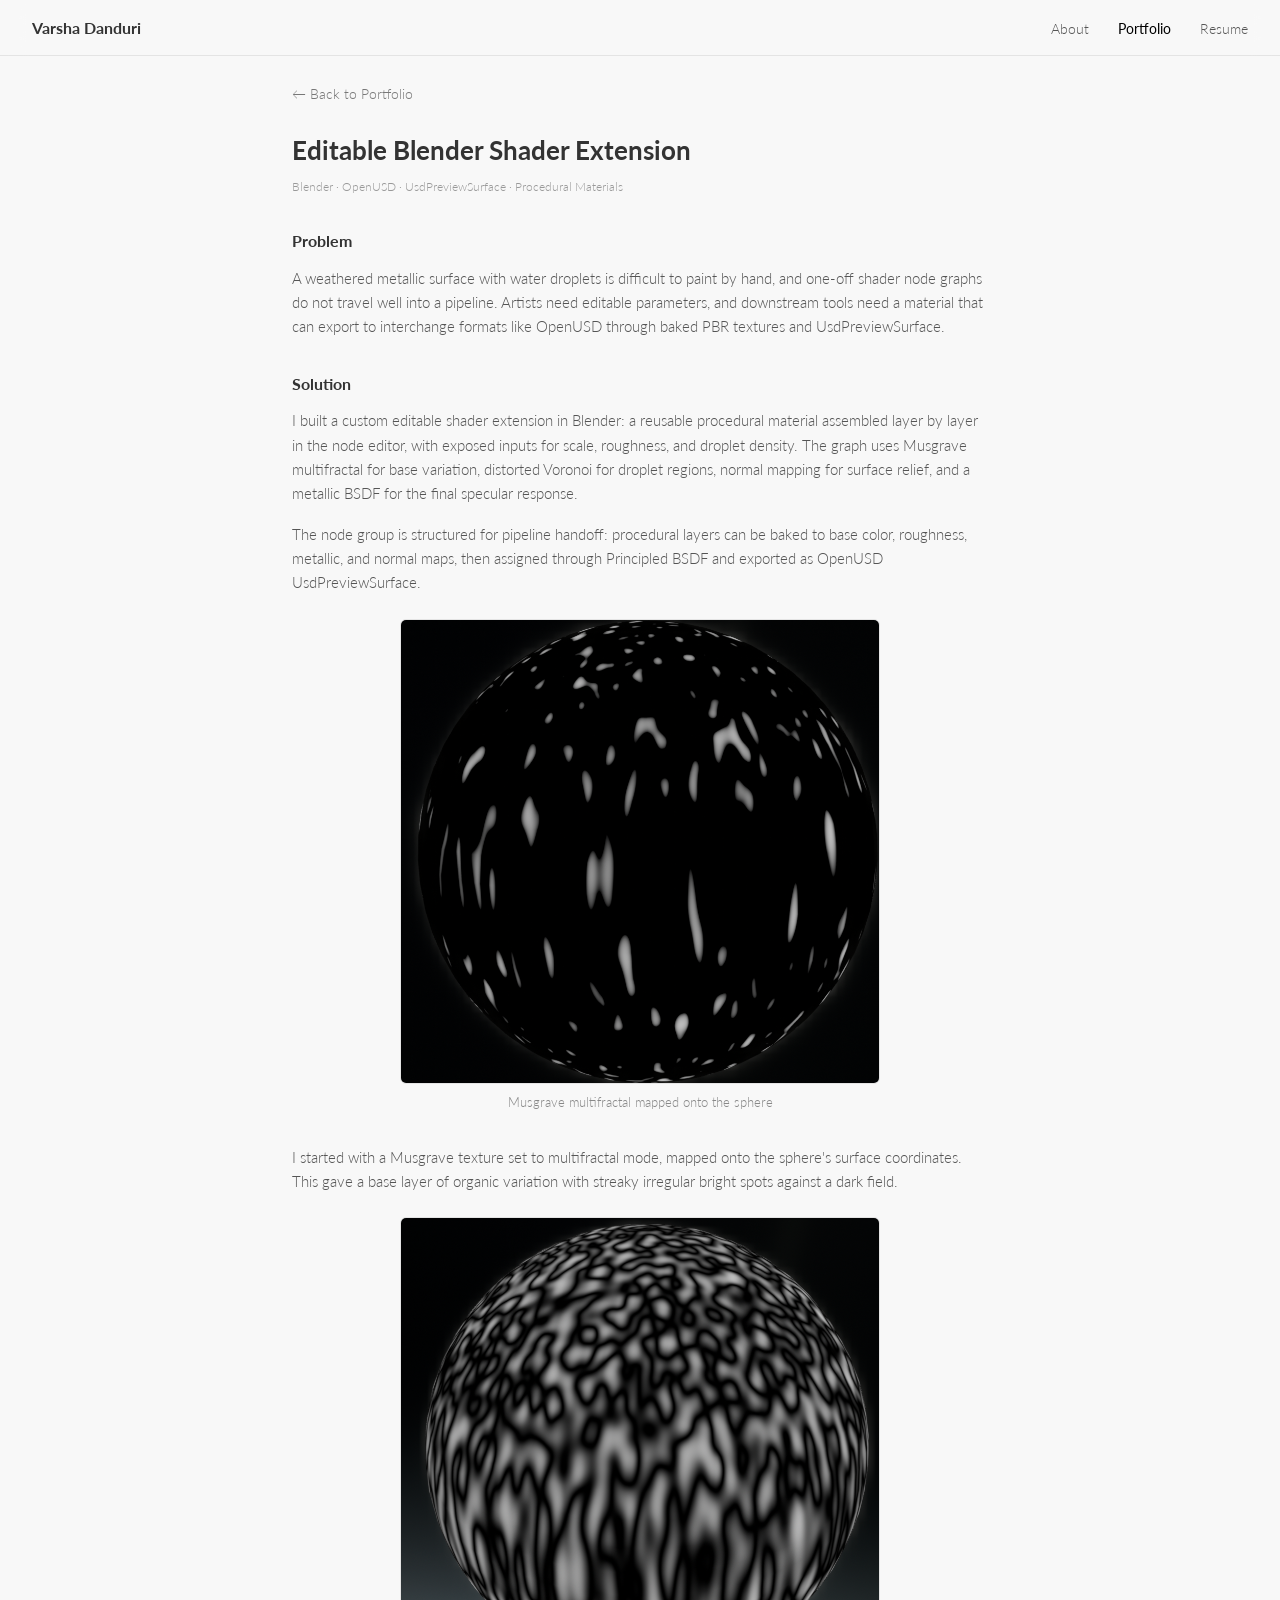
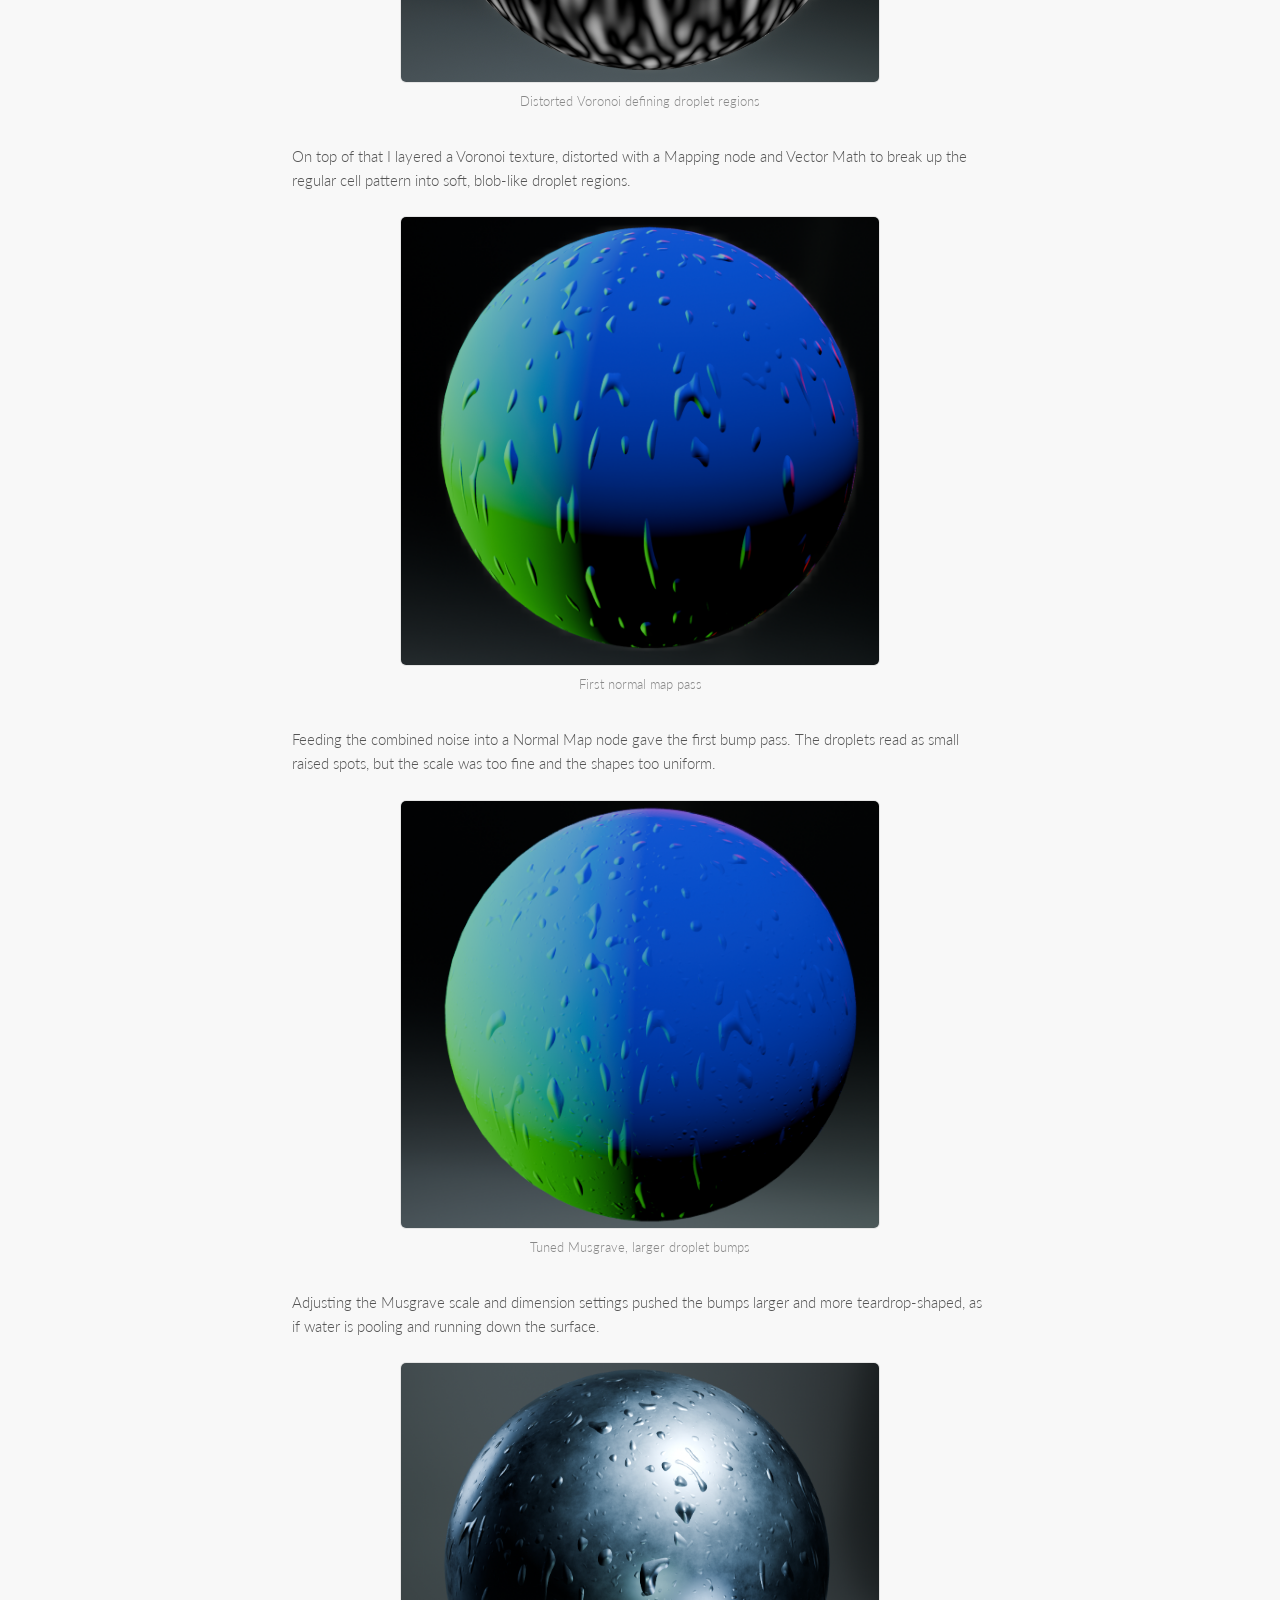
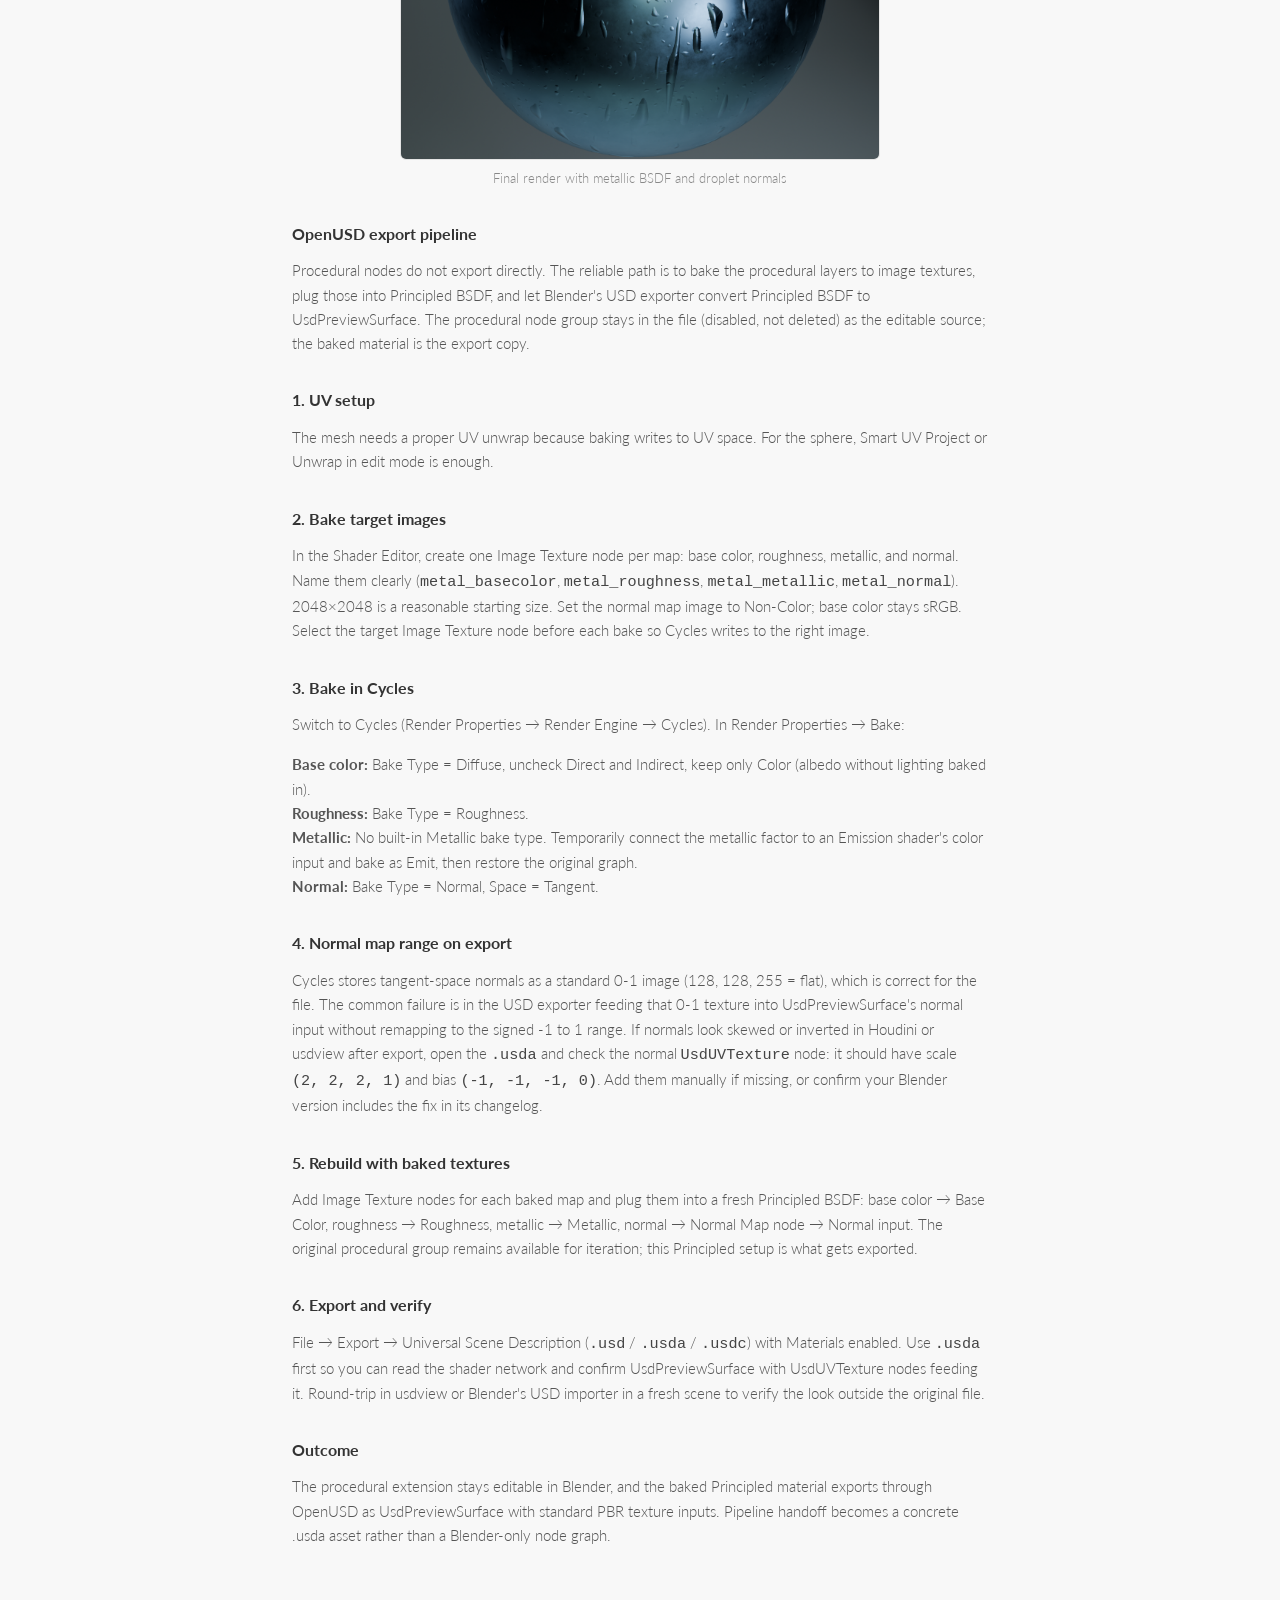
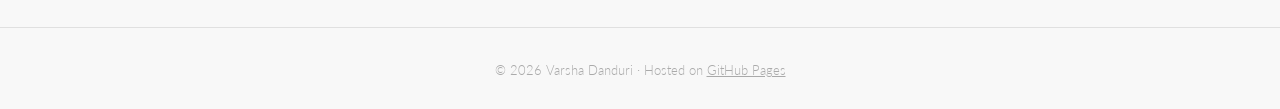
<file: metal-shader.html>
<!DOCTYPE html>
<html lang="en">
<head>
  <meta charset="UTF-8" />
  <meta name="viewport" content="width=device-width, initial-scale=1.0" />
  <title>Editable Blender Shader Extension: Varsha Danduri</title>
  <link href="https://fonts.googleapis.com/css2?family=Lato:wght@300;400;700&display=swap" rel="stylesheet" />
  <link rel="stylesheet" href="styles.css" />
</head>
<body>

<nav>
  <a class="nav-name" href="index.html">Varsha Danduri</a>
  <ul class="nav-links">
    <li><a href="index.html#about">About</a></li>
    <li><a href="index.html#portfolio" class="active">Portfolio</a></li>
    <li><a href="resume.html">Resume</a></li>
  </ul>
</nav>

<div class="container container--narrow">

  <a class="back-link" href="index.html#pipeline-tools">← Back to Portfolio</a>

  <header class="project-header">
    <h1>Editable Blender Shader Extension</h1>
    <p class="project-tags">Blender · OpenUSD · UsdPreviewSurface · Procedural Materials</p>
  </header>

  <article class="project-body">
    <h3>Problem</h3>
    <p>
      A weathered metallic surface with water droplets is difficult to paint by hand, and one-off shader node graphs
      do not travel well into a pipeline. Artists need editable parameters, and downstream tools need a material that
      can export to interchange formats like OpenUSD through baked PBR textures and UsdPreviewSurface.
    </p>

    <h3>Solution</h3>
    <p>
      I built a custom editable shader extension in Blender: a reusable procedural material assembled layer by layer
      in the node editor, with exposed inputs for scale, roughness, and droplet density. The graph uses Musgrave
      multifractal for base variation, distorted Voronoi for droplet regions, normal mapping for surface relief, and
      a metallic BSDF for the final specular response.
    </p>

    <p>
      The node group is structured for pipeline handoff: procedural layers can be baked to base color, roughness,
      metallic, and normal maps, then assigned through Principled BSDF and exported as OpenUSD UsdPreviewSurface.
    </p>

    <figure>
      <img src="assets/metal-shader/rigged-multifractal.png" alt="Musgrave multifractal mapped onto a sphere" />
      <figcaption>Musgrave multifractal mapped onto the sphere</figcaption>
    </figure>

    <p>
      I started with a Musgrave texture set to multifractal mode, mapped onto the sphere's surface coordinates. This
      gave a base layer of organic variation with streaky irregular bright spots against a dark field.
    </p>

    <figure>
      <img src="assets/metal-shader/original-multifractal.png" alt="Distorted Voronoi noise on the sphere" />
      <figcaption>Distorted Voronoi defining droplet regions</figcaption>
    </figure>

    <p>
      On top of that I layered a Voronoi texture, distorted with a Mapping node and Vector Math to break up the regular
      cell pattern into soft, blob-like droplet regions.
    </p>

    <figure>
      <img src="assets/metal-shader/normal-bump.png" alt="First normal map pass with small bumps" />
      <figcaption>First normal map pass</figcaption>
    </figure>

    <p>
      Feeding the combined noise into a Normal Map node gave the first bump pass. The droplets read as small raised
      spots, but the scale was too fine and the shapes too uniform.
    </p>

    <figure>
      <img src="assets/metal-shader/better-bump.png" alt="Tuned Musgrave with larger droplet bumps" />
      <figcaption>Tuned Musgrave, larger droplet bumps</figcaption>
    </figure>

    <p>
      Adjusting the Musgrave scale and dimension settings pushed the bumps larger and more teardrop-shaped, as if water
      is pooling and running down the surface.
    </p>

    <figure>
      <img src="assets/metal-shader/metal-droplets.png" alt="Final metal droplets shader render" />
      <figcaption>Final render with metallic BSDF and droplet normals</figcaption>
    </figure>

    <h3>OpenUSD export pipeline</h3>
    <p>
      Procedural nodes do not export directly. The reliable path is to bake the procedural layers to image textures,
      plug those into Principled BSDF, and let Blender's USD exporter convert Principled BSDF to UsdPreviewSurface.
      The procedural node group stays in the file (disabled, not deleted) as the editable source; the baked material
      is the export copy.
    </p>

    <h3>1. UV setup</h3>
    <p>
      The mesh needs a proper UV unwrap because baking writes to UV space. For the sphere, Smart UV Project or Unwrap
      in edit mode is enough.
    </p>

    <h3>2. Bake target images</h3>
    <p>
      In the Shader Editor, create one Image Texture node per map: base color, roughness, metallic, and normal. Name
      them clearly (<code>metal_basecolor</code>, <code>metal_roughness</code>, <code>metal_metallic</code>,
      <code>metal_normal</code>). 2048×2048 is a reasonable starting size. Set the normal map image to Non-Color;
      base color stays sRGB. Select the target Image Texture node before each bake so Cycles writes to the right image.
    </p>

    <h3>3. Bake in Cycles</h3>
    <p>
      Switch to Cycles (Render Properties → Render Engine → Cycles). In Render Properties → Bake:
    </p>
    <p>
      <strong>Base color:</strong> Bake Type = Diffuse, uncheck Direct and Indirect, keep only Color (albedo without
      lighting baked in).<br />
      <strong>Roughness:</strong> Bake Type = Roughness.<br />
      <strong>Metallic:</strong> No built-in Metallic bake type. Temporarily connect the metallic factor to an Emission
      shader's color input and bake as Emit, then restore the original graph.<br />
      <strong>Normal:</strong> Bake Type = Normal, Space = Tangent.
    </p>

    <h3>4. Normal map range on export</h3>
    <p>
      Cycles stores tangent-space normals as a standard 0-1 image (128, 128, 255 = flat), which is correct for the
      file. The common failure is in the USD exporter feeding that 0-1 texture into UsdPreviewSurface's normal input
      without remapping to the signed -1 to 1 range. If normals look skewed or inverted in Houdini or usdview after
      export, open the <code>.usda</code> and check the normal <code>UsdUVTexture</code> node: it should have scale
      <code>(2, 2, 2, 1)</code> and bias <code>(-1, -1, -1, 0)</code>. Add them manually if missing, or confirm your
      Blender version includes the fix in its changelog.
    </p>

    <h3>5. Rebuild with baked textures</h3>
    <p>
      Add Image Texture nodes for each baked map and plug them into a fresh Principled BSDF: base color → Base Color,
      roughness → Roughness, metallic → Metallic, normal → Normal Map node → Normal input. The original procedural
      group remains available for iteration; this Principled setup is what gets exported.
    </p>

    <h3>6. Export and verify</h3>
    <p>
      File → Export → Universal Scene Description (<code>.usd</code> / <code>.usda</code> / <code>.usdc</code>) with
      Materials enabled. Use <code>.usda</code> first so you can read the shader network and confirm
      UsdPreviewSurface with UsdUVTexture nodes feeding it. Round-trip in usdview or Blender's USD importer in a fresh
      scene to verify the look outside the original file.
    </p>
    <!-- TODO: add screenshot of .usda UsdPreviewSurface network -->
    <!-- TODO: add usdview round-trip render -->

    <h3>Outcome</h3>
    <p>
      The procedural extension stays editable in Blender, and the baked Principled material exports through OpenUSD as
      UsdPreviewSurface with standard PBR texture inputs. Pipeline handoff becomes a concrete .usda asset rather than a
      Blender-only node graph.
    </p>
  </article>

</div>

<footer>
  © 2026 Varsha Danduri · Hosted on <a href="https://pages.github.com">GitHub Pages</a>
</footer>

</body>
</html>
</file>
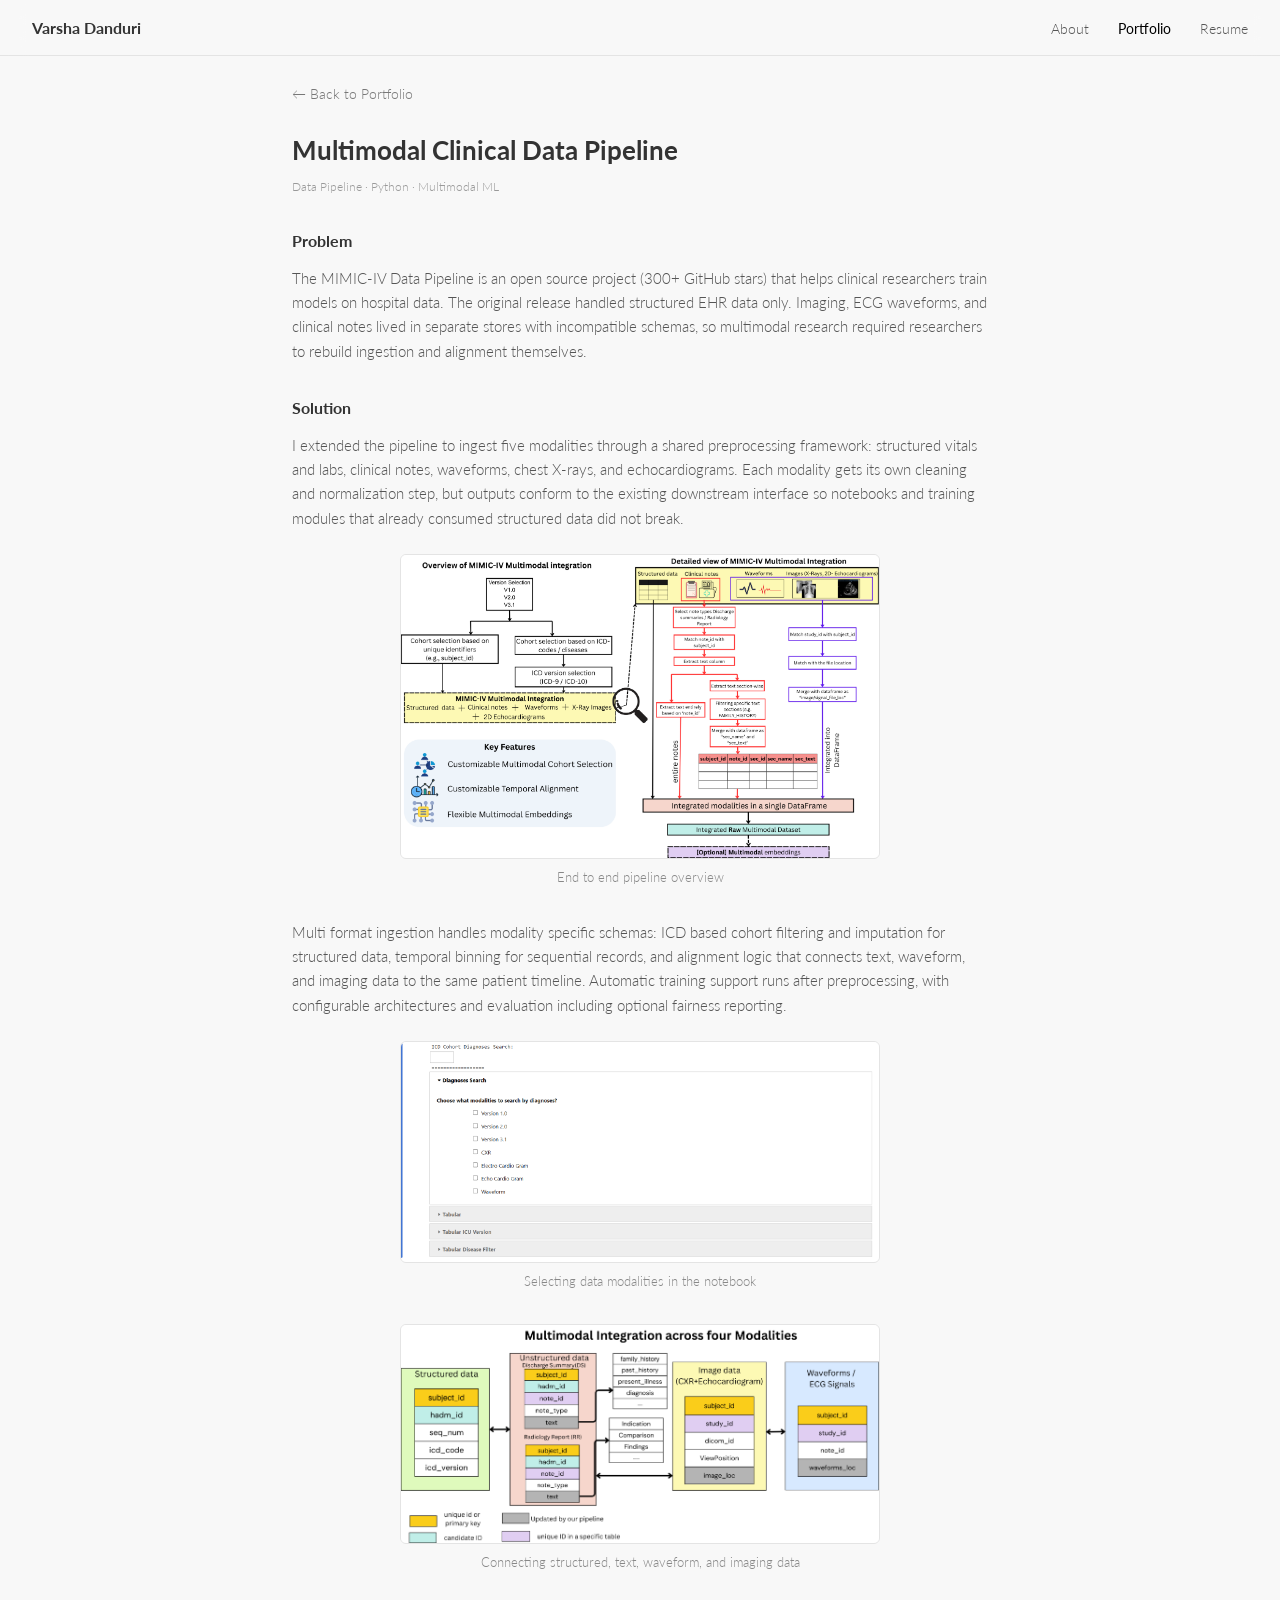
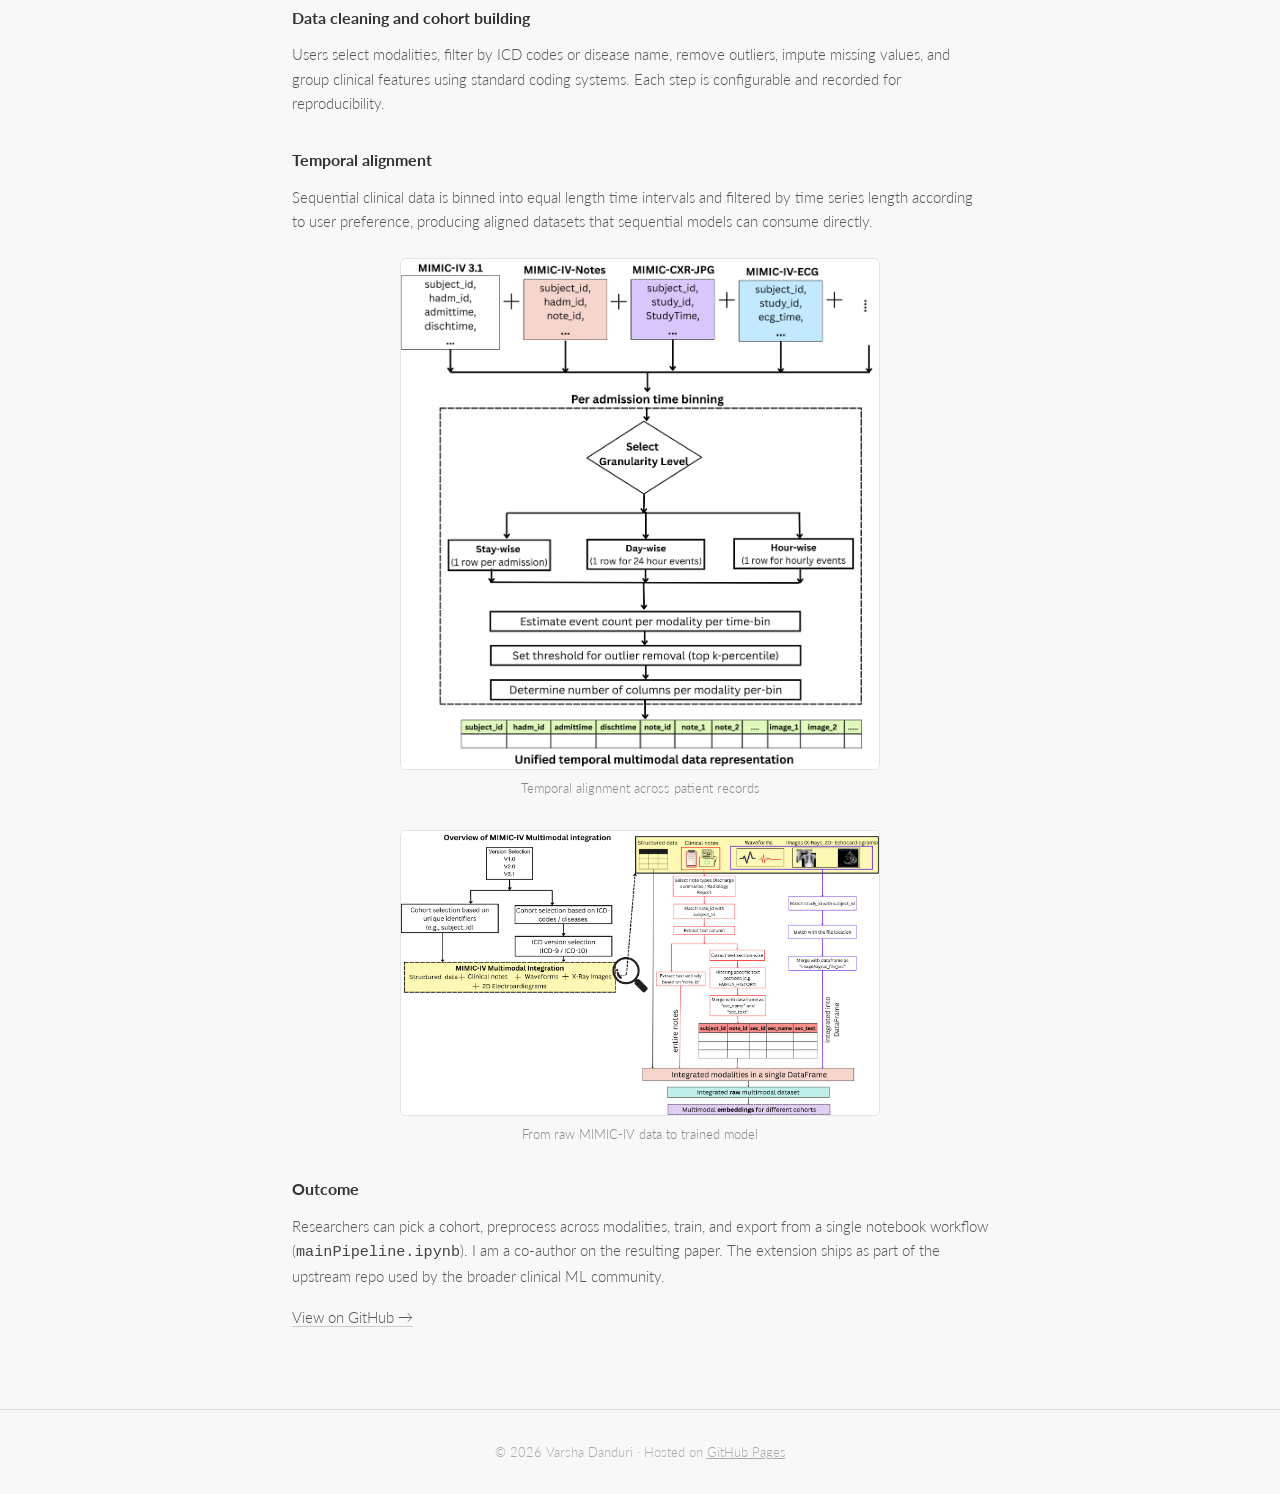
<file: mimic-pipeline.html>
<!DOCTYPE html>
<html lang="en">
<head>
  <meta charset="UTF-8" />
  <meta name="viewport" content="width=device-width, initial-scale=1.0" />
  <title>Multimodal Clinical Data Pipeline: Varsha Danduri</title>
  <link href="https://fonts.googleapis.com/css2?family=Lato:wght@300;400;700&display=swap" rel="stylesheet" />
  <link rel="stylesheet" href="styles.css" />
</head>
<body>

<nav>
  <a class="nav-name" href="index.html">Varsha Danduri</a>
  <ul class="nav-links">
    <li><a href="index.html#about">About</a></li>
    <li><a href="index.html#portfolio" class="active">Portfolio</a></li>
    <li><a href="resume.html">Resume</a></li>
  </ul>
</nav>

<div class="container container--narrow">

  <a class="back-link" href="index.html#ml-data">← Back to Portfolio</a>

  <header class="project-header">
    <h1>Multimodal Clinical Data Pipeline</h1>
    <p class="project-tags">Data Pipeline · Python · Multimodal ML</p>
  </header>

  <article class="project-body">
    <h3>Problem</h3>
    <p>
      The MIMIC-IV Data Pipeline is an open source project (300+ GitHub stars) that helps clinical researchers train
      models on hospital data. The original release handled structured EHR data only. Imaging, ECG waveforms, and
      clinical notes lived in separate stores with incompatible schemas, so multimodal research required researchers
      to rebuild ingestion and alignment themselves.
    </p>

    <h3>Solution</h3>
    <p>
      I extended the pipeline to ingest five modalities through a shared preprocessing framework: structured vitals and
      labs, clinical notes, waveforms, chest X-rays, and echocardiograms. Each modality gets its own cleaning and
      normalization step, but outputs conform to the existing downstream interface so notebooks and training modules
      that already consumed structured data did not break.
    </p>

    <figure>
      <img src="assets/mimic-pipeline/updated_framework.png" alt="Multimodal pipeline framework overview" />
      <figcaption>End to end pipeline overview</figcaption>
    </figure>

    <p>
      Multi format ingestion handles modality specific schemas: ICD based cohort filtering and imputation for structured
      data, temporal binning for sequential records, and alignment logic that connects text, waveform, and imaging data
      to the same patient timeline. Automatic training support runs after preprocessing, with configurable architectures
      and evaluation including optional fairness reporting.
    </p>

    <figure>
      <img src="assets/mimic-pipeline/modalities-select.png" alt="Modality selection in the pipeline notebook" />
      <figcaption>Selecting data modalities in the notebook</figcaption>
    </figure>

    <figure>
      <img src="assets/mimic-pipeline/mimic_connect.png" alt="How multimodal MIMIC-IV data is connected" />
      <figcaption>Connecting structured, text, waveform, and imaging data</figcaption>
    </figure>

    <h3>Data cleaning and cohort building</h3>
    <p>
      Users select modalities, filter by ICD codes or disease name, remove outliers, impute missing values, and group
      clinical features using standard coding systems. Each step is configurable and recorded for reproducibility.
    </p>

    <h3>Temporal alignment</h3>
    <p>
      Sequential clinical data is binned into equal length time intervals and filtered by time series length according
      to user preference, producing aligned datasets that sequential models can consume directly.
    </p>

    <figure>
      <img src="assets/mimic-pipeline/mimic-temporal.png" alt="Temporal alignment of MIMIC-IV time series" />
      <figcaption>Temporal alignment across patient records</figcaption>
    </figure>

    <figure>
      <img src="assets/mimic-pipeline/mimic_pipeline.png" alt="Full pipeline from data to model" />
      <figcaption>From raw MIMIC-IV data to trained model</figcaption>
    </figure>

    <h3>Outcome</h3>
    <p>
      Researchers can pick a cohort, preprocess across modalities, train, and export from a single notebook workflow
      (<code>mainPipeline.ipynb</code>). I am a co-author on the resulting paper. The extension ships as part of the
      upstream repo used by the broader clinical ML community.
    </p>
    <!-- TODO: add concrete metric or adoption outcome if available -->

    <p>
      <a href="https://github.com/healthylaife/MIMIC-IV-Data-Pipeline" target="_blank">View on GitHub →</a>
    </p>
  </article>

</div>

<footer>
  © 2026 Varsha Danduri · Hosted on <a href="https://pages.github.com">GitHub Pages</a>
</footer>

</body>
</html>
</file>
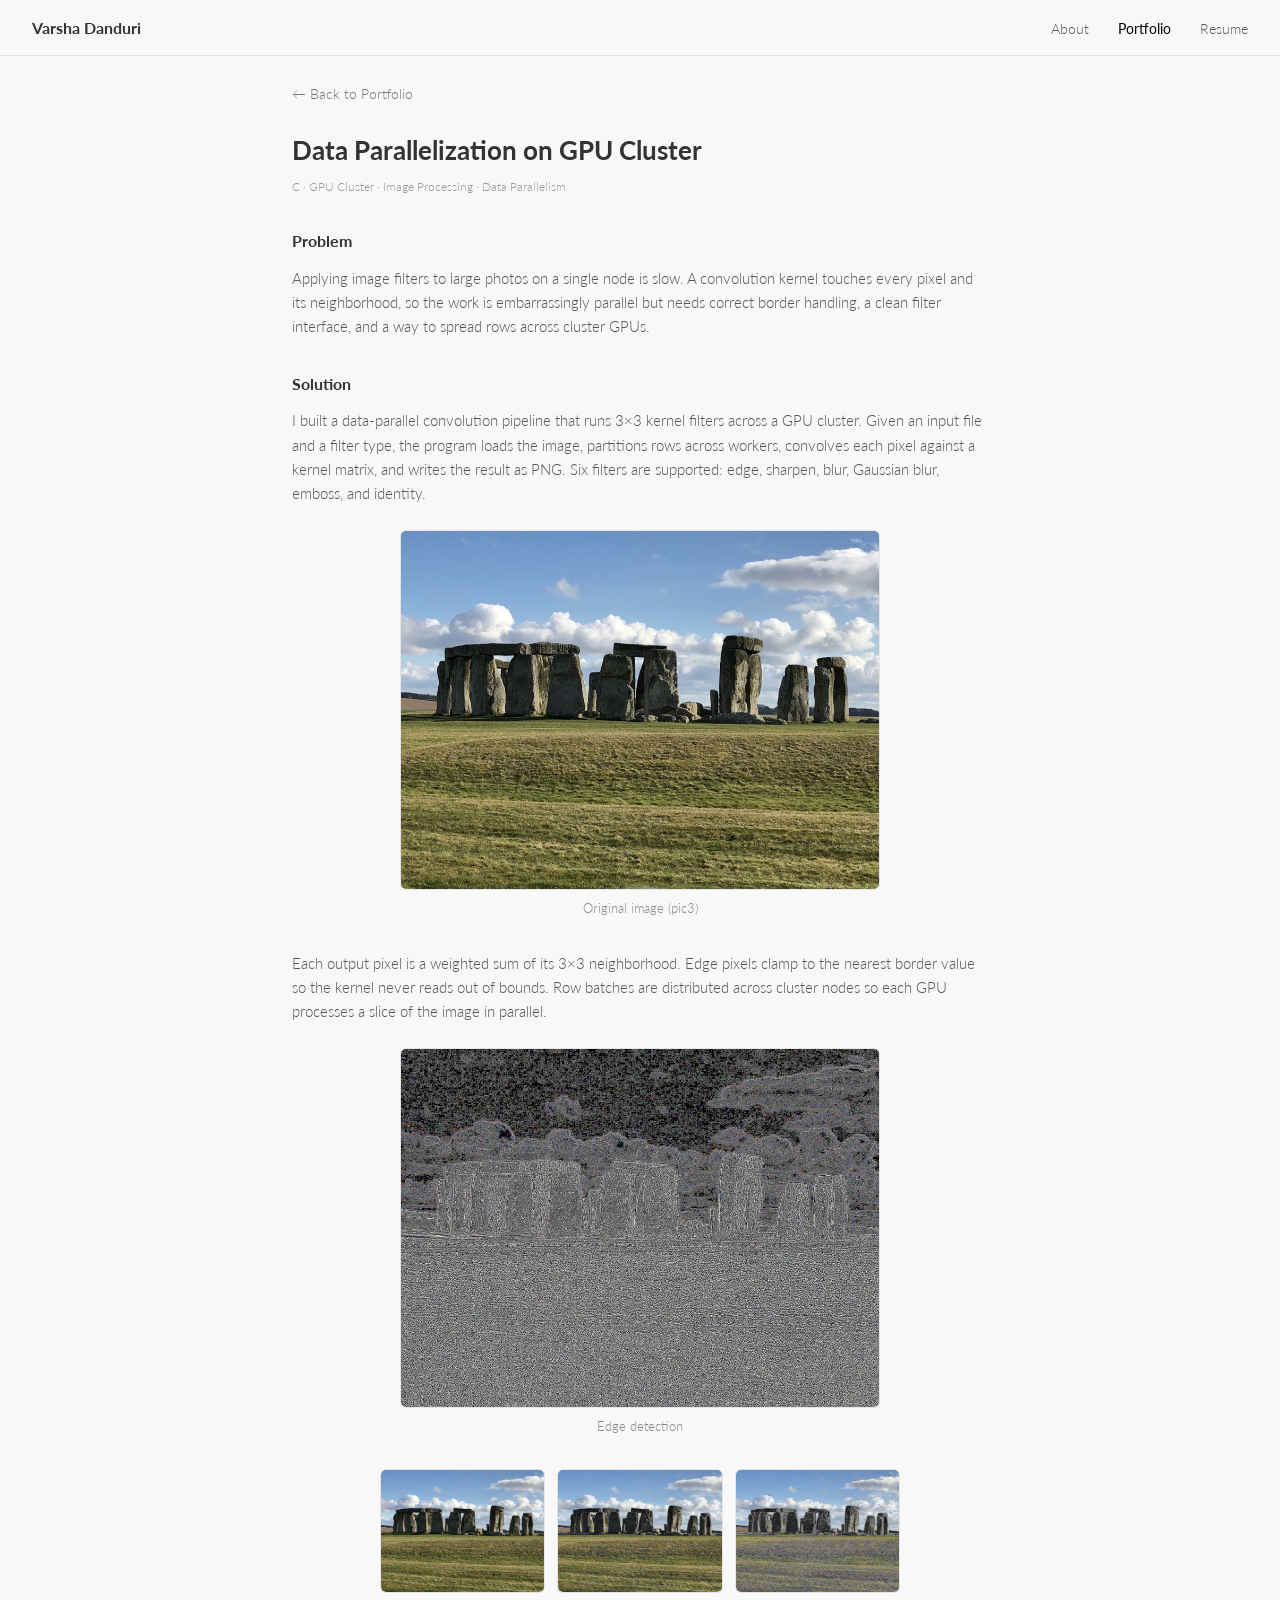
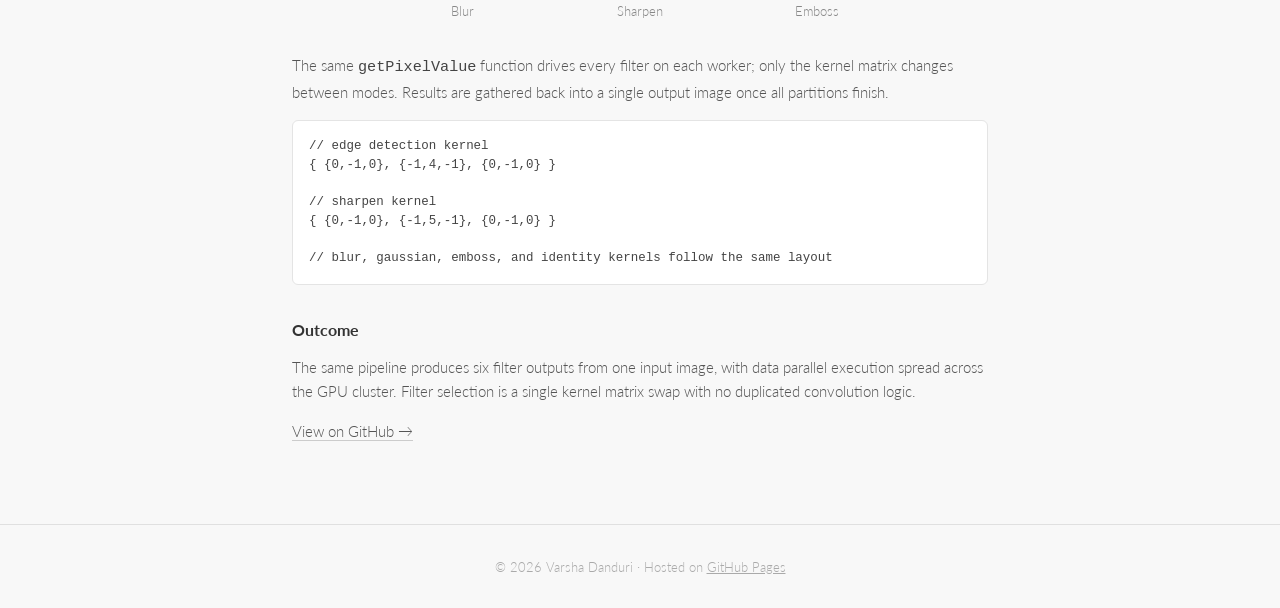
<file: pic-project.html>
<!DOCTYPE html>
<html lang="en">
<head>
  <meta charset="UTF-8" />
  <meta name="viewport" content="width=device-width, initial-scale=1.0" />
  <title>Data Parallelization on GPU Cluster: Varsha Danduri</title>
  <link href="https://fonts.googleapis.com/css2?family=Lato:wght@300;400;700&display=swap" rel="stylesheet" />
  <link rel="stylesheet" href="styles.css" />
</head>
<body>

<nav>
  <a class="nav-name" href="index.html">Varsha Danduri</a>
  <ul class="nav-links">
    <li><a href="index.html#about">About</a></li>
    <li><a href="index.html#portfolio" class="active">Portfolio</a></li>
    <li><a href="resume.html">Resume</a></li>
  </ul>
</nav>

<div class="container container--narrow">

  <a class="back-link" href="index.html#graphics">← Back to Portfolio</a>

  <header class="project-header">
    <h1>Data Parallelization on GPU Cluster</h1>
    <p class="project-tags">C · GPU Cluster · Image Processing · Data Parallelism</p>
  </header>

  <article class="project-body">
    <h3>Problem</h3>
    <p>
      Applying image filters to large photos on a single node is slow. A convolution kernel touches every pixel and its
      neighborhood, so the work is embarrassingly parallel but needs correct border handling, a clean filter interface,
      and a way to spread rows across cluster GPUs.
    </p>

    <h3>Solution</h3>
    <p>
      I built a data-parallel convolution pipeline that runs 3×3 kernel filters across a GPU cluster. Given an input
      file and a filter type, the program loads the image, partitions rows across workers, convolves each pixel against
      a kernel matrix, and writes the result as PNG. Six filters are supported: edge, sharpen, blur, Gaussian blur,
      emboss, and identity.
    </p>

    <figure>
      <img src="assets/pic-project/web-pic3.jpg" alt="Original input image" />
      <figcaption>Original image (pic3)</figcaption>
    </figure>

    <p>
      Each output pixel is a weighted sum of its 3×3 neighborhood. Edge pixels clamp to the nearest border value so the
      kernel never reads out of bounds. Row batches are distributed across cluster nodes so each GPU processes a slice
      of the image in parallel.
    </p>

    <figure>
      <img src="assets/pic-project/web-pic3.jpg_edge.png" alt="Edge detection filter applied to pic3" />
      <figcaption>Edge detection</figcaption>
    </figure>

    <div class="figure-row">
      <figure>
        <img src="assets/pic-project/web-pic3.jpg_blur.png" alt="Blur filter" />
        <figcaption>Blur</figcaption>
      </figure>
      <figure>
        <img src="assets/pic-project/web-pic3.jpg_sharpen.png" alt="Sharpen filter" />
        <figcaption>Sharpen</figcaption>
      </figure>
      <figure>
        <img src="assets/pic-project/web-pic3.jpg_emboss.png" alt="Emboss filter" />
        <figcaption>Emboss</figcaption>
      </figure>
    </div>

    <p>
      The same <code>getPixelValue</code> function drives every filter on each worker; only the kernel matrix changes
      between modes. Results are gathered back into a single output image once all partitions finish.
    </p>

<pre><code>// edge detection kernel
{ {0,-1,0}, {-1,4,-1}, {0,-1,0} }

// sharpen kernel
{ {0,-1,0}, {-1,5,-1}, {0,-1,0} }

// blur, gaussian, emboss, and identity kernels follow the same layout</code></pre>

    <h3>Outcome</h3>
    <p>
      The same pipeline produces six filter outputs from one input image, with data parallel execution spread across
      the GPU cluster. Filter selection is a single kernel matrix swap with no duplicated convolution logic.
    </p>
    <!-- TODO: add cluster size or speedup metric if available -->

    <p>
      <a href="https://github.com/VarshaDanduri/CISC372_picProject" target="_blank">View on GitHub →</a>
    </p>
  </article>

</div>

<footer>
  © 2026 Varsha Danduri · Hosted on <a href="https://pages.github.com">GitHub Pages</a>
</footer>

</body>
</html>
</file>
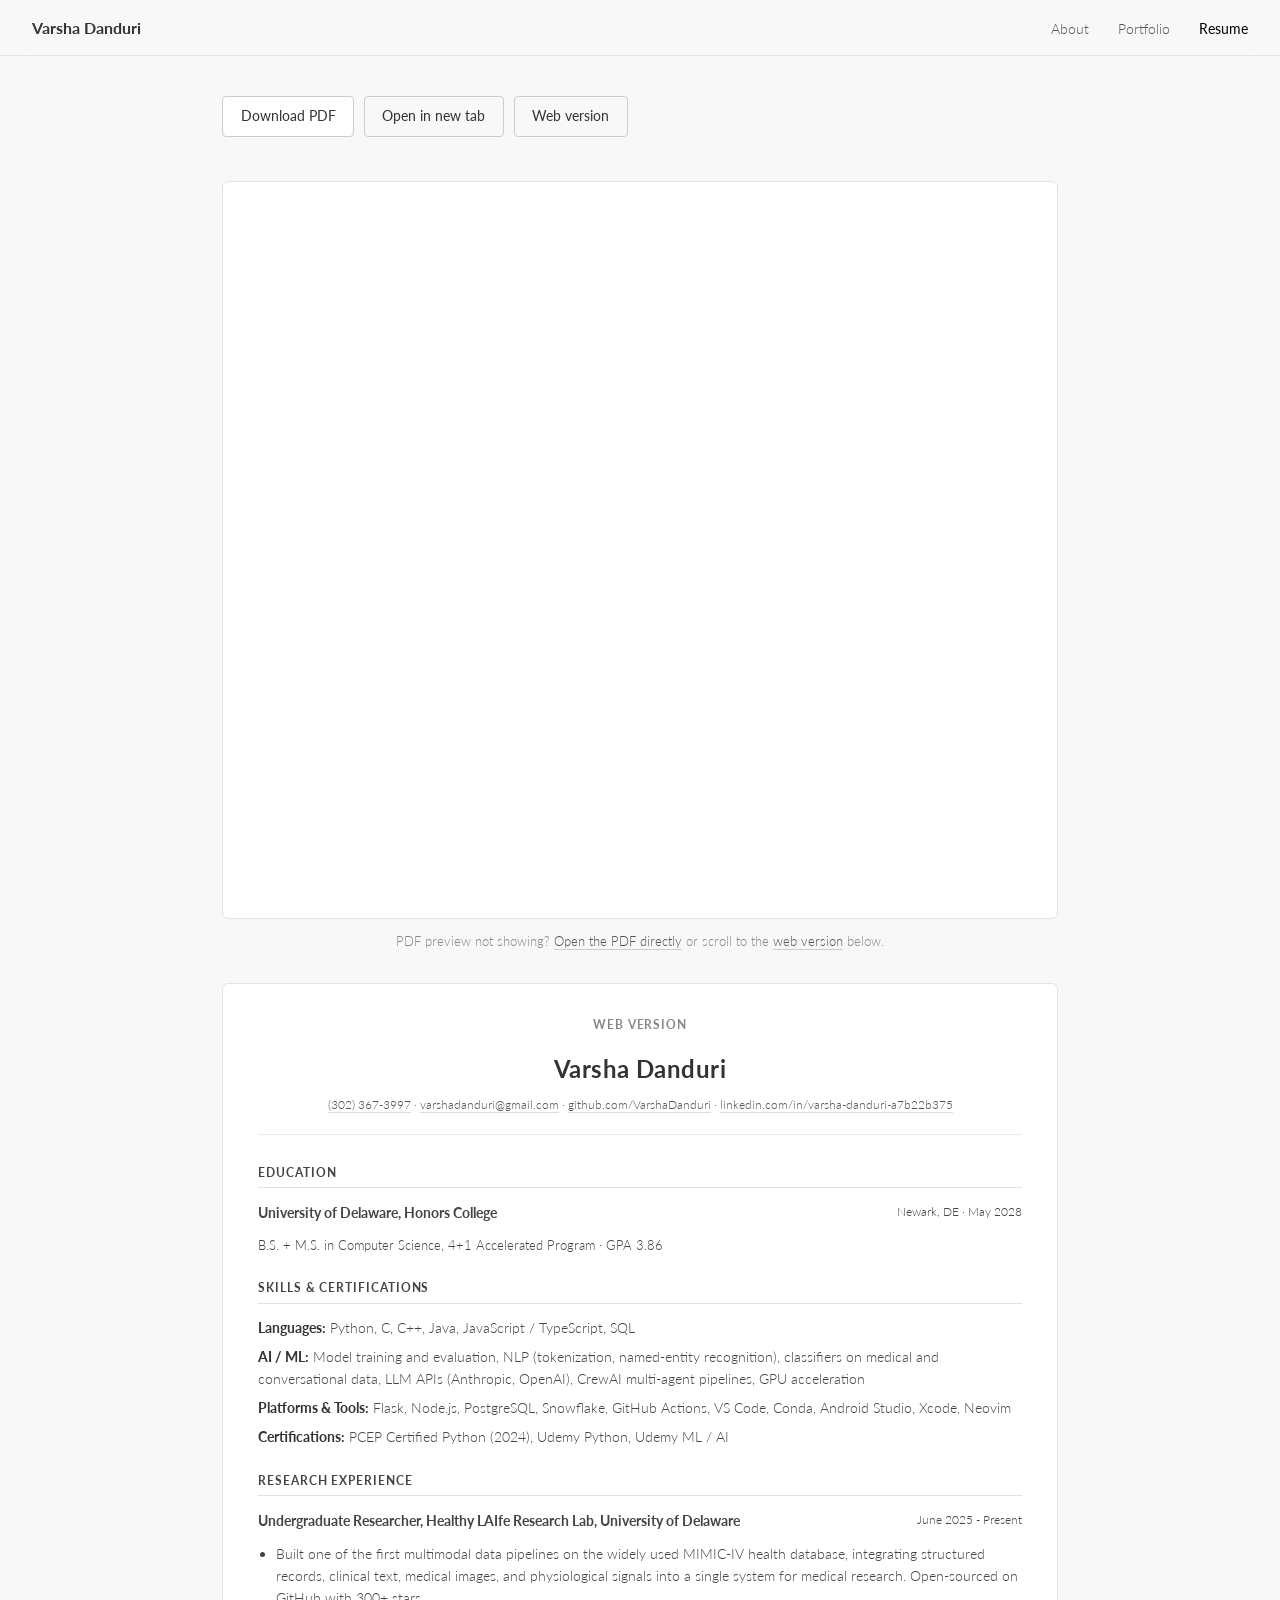
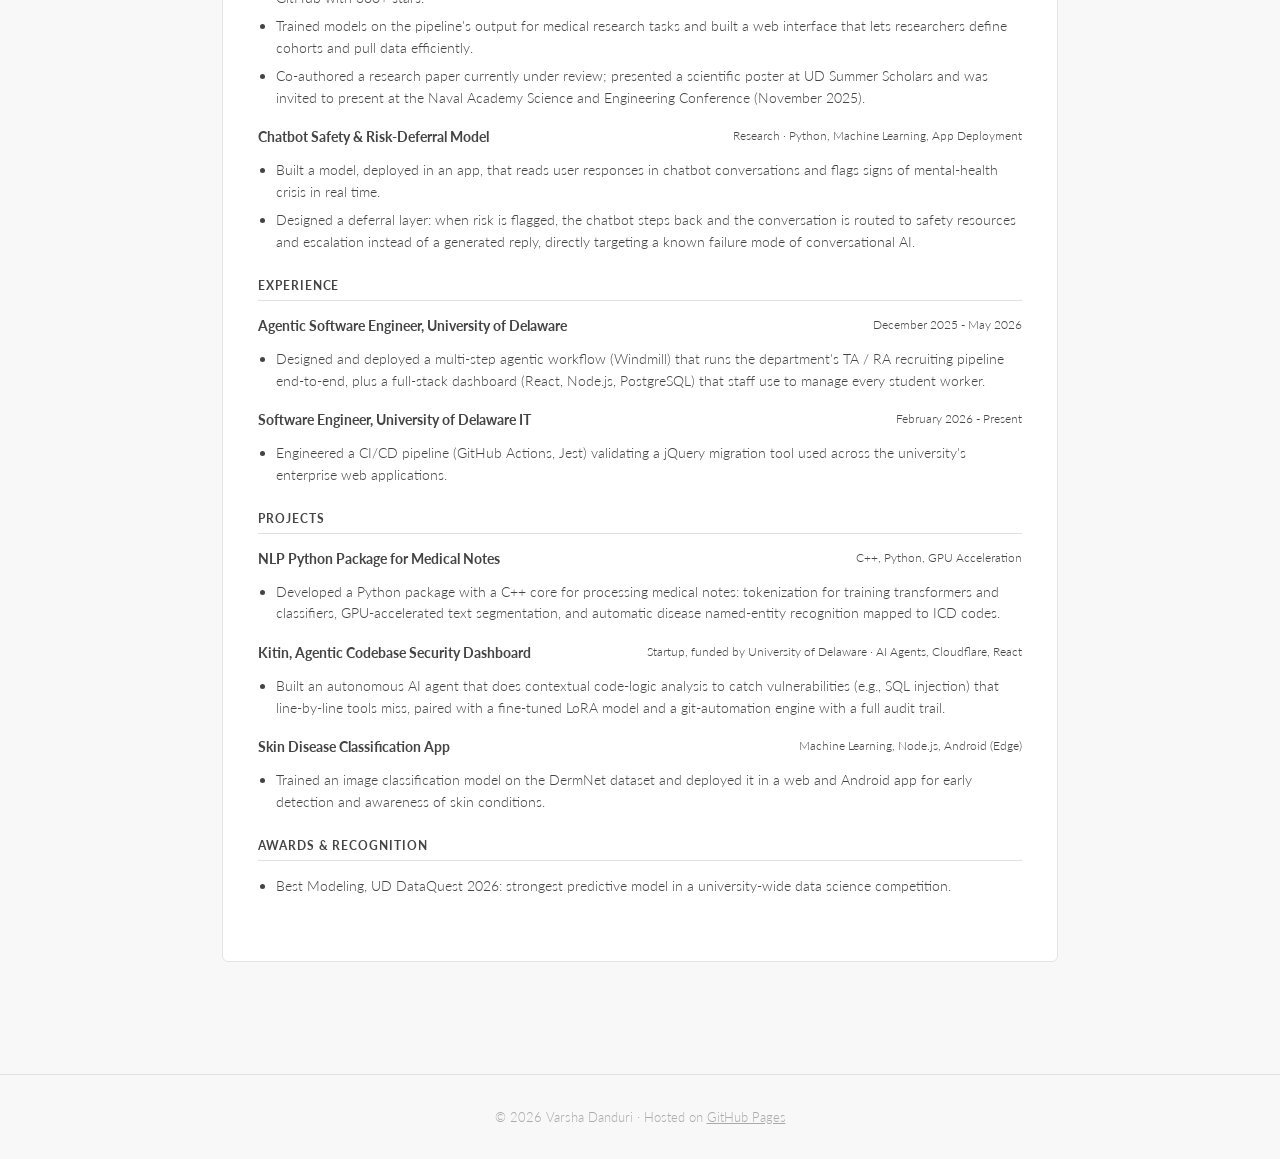
<file: resume.html>
<!DOCTYPE html>
<html lang="en">
<head>
  <meta charset="UTF-8" />
  <meta name="viewport" content="width=device-width, initial-scale=1.0" />
  <title>Resume: Varsha Danduri</title>
  <link href="https://fonts.googleapis.com/css2?family=Lato:wght@300;400;700&display=swap" rel="stylesheet" />
  <link rel="stylesheet" href="styles.css" />
</head>
<body>

<nav>
  <a class="nav-name" href="index.html">Varsha Danduri</a>
  <ul class="nav-links">
    <li><a href="index.html#about">About</a></li>
    <li><a href="index.html#portfolio">Portfolio</a></li>
    <li><a href="resume.html" class="active">Resume</a></li>
  </ul>
</nav>

<div class="container container--resume">

  <div class="resume-toolbar">
    <a class="download-btn" href="assets/resume/Varsha_Danduri_Resume.pdf" download>Download PDF</a>
    <a class="download-btn download-btn--secondary" href="assets/resume/Varsha_Danduri_Resume.pdf" target="_blank" rel="noopener">Open in new tab</a>
    <a class="download-btn download-btn--secondary" href="#web-resume">Web version</a>
  </div>

  <div class="pdf-viewer">
    <iframe
      src="assets/resume/Varsha_Danduri_Resume.pdf"
      title="Varsha Danduri Resume PDF"
    ></iframe>
  </div>

  <p class="pdf-viewer-fallback">
    PDF preview not showing?
    <a href="assets/resume/Varsha_Danduri_Resume.pdf" target="_blank" rel="noopener">Open the PDF directly</a>
    or scroll to the <a href="#web-resume">web version</a> below.
  </p>

  <article class="resume" id="web-resume">
    <p class="web-resume-label">Web version</p>

    <header class="resume-header">
      <h1>Varsha Danduri</h1>
      <p class="resume-contact">
        <a href="tel:+13023673997">(302) 367-3997</a>
        · <a href="mailto:varshadanduri@gmail.com">varshadanduri@gmail.com</a>
        · <a href="https://github.com/VarshaDanduri" target="_blank">github.com/VarshaDanduri</a>
        · <a href="https://www.linkedin.com/in/varsha-danduri-a7b22b375/" target="_blank">linkedin.com/in/varsha-danduri-a7b22b375</a>
      </p>
    </header>

    <section class="resume-section">
      <h2>Education</h2>
      <div class="resume-entry">
        <div class="resume-entry-head">
          <p class="resume-entry-title">University of Delaware, Honors College</p>
          <p class="resume-entry-date">Newark, DE · May 2028</p>
        </div>
        <p class="resume-entry-sub">B.S. + M.S. in Computer Science, 4+1 Accelerated Program · GPA 3.86</p>
      </div>
    </section>

    <section class="resume-section">
      <h2>Skills &amp; Certifications</h2>
      <p><strong>Languages:</strong> Python, C, C++, Java, JavaScript / TypeScript, SQL</p>
      <p><strong>AI / ML:</strong> Model training and evaluation, NLP (tokenization, named-entity recognition), classifiers on medical and conversational data, LLM APIs (Anthropic, OpenAI), CrewAI multi-agent pipelines, GPU acceleration</p>
      <p><strong>Platforms &amp; Tools:</strong> Flask, Node.js, PostgreSQL, Snowflake, GitHub Actions, VS Code, Conda, Android Studio, Xcode, Neovim</p>
      <p><strong>Certifications:</strong> PCEP Certified Python (2024), Udemy Python, Udemy ML / AI</p>
    </section>

    <section class="resume-section">
      <h2>Research Experience</h2>

      <div class="resume-entry">
        <div class="resume-entry-head">
          <p class="resume-entry-title">Undergraduate Researcher, Healthy LAIfe Research Lab, University of Delaware</p>
          <p class="resume-entry-date">June 2025 - Present</p>
        </div>
        <ul>
          <li>Built one of the first multimodal data pipelines on the widely used MIMIC-IV health database, integrating structured records, clinical text, medical images, and physiological signals into a single system for medical research. Open-sourced on GitHub with 300+ stars.</li>
          <li>Trained models on the pipeline's output for medical research tasks and built a web interface that lets researchers define cohorts and pull data efficiently.</li>
          <li>Co-authored a research paper currently under review; presented a scientific poster at UD Summer Scholars and was invited to present at the Naval Academy Science and Engineering Conference (November 2025).</li>
        </ul>
      </div>

      <div class="resume-entry">
        <div class="resume-entry-head">
          <p class="resume-entry-title">Chatbot Safety &amp; Risk-Deferral Model</p>
          <p class="resume-entry-date">Research · Python, Machine Learning, App Deployment</p>
        </div>
        <ul>
          <li>Built a model, deployed in an app, that reads user responses in chatbot conversations and flags signs of mental-health crisis in real time.</li>
          <li>Designed a deferral layer: when risk is flagged, the chatbot steps back and the conversation is routed to safety resources and escalation instead of a generated reply, directly targeting a known failure mode of conversational AI.</li>
        </ul>
      </div>
    </section>

    <section class="resume-section">
      <h2>Experience</h2>

      <div class="resume-entry">
        <div class="resume-entry-head">
          <p class="resume-entry-title">Agentic Software Engineer, University of Delaware</p>
          <p class="resume-entry-date">December 2025 - May 2026</p>
        </div>
        <ul>
          <li>Designed and deployed a multi-step agentic workflow (Windmill) that runs the department's TA / RA recruiting pipeline end-to-end, plus a full-stack dashboard (React, Node.js, PostgreSQL) that staff use to manage every student worker.</li>
        </ul>
      </div>

      <div class="resume-entry">
        <div class="resume-entry-head">
          <p class="resume-entry-title">Software Engineer, University of Delaware IT</p>
          <p class="resume-entry-date">February 2026 - Present</p>
        </div>
        <ul>
          <li>Engineered a CI/CD pipeline (GitHub Actions, Jest) validating a jQuery migration tool used across the university's enterprise web applications.</li>
        </ul>
      </div>
    </section>

    <section class="resume-section">
      <h2>Projects</h2>

      <div class="resume-entry">
        <div class="resume-entry-head">
          <p class="resume-entry-title">NLP Python Package for Medical Notes</p>
          <p class="resume-entry-date">C++, Python, GPU Acceleration</p>
        </div>
        <ul>
          <li>Developed a Python package with a C++ core for processing medical notes: tokenization for training transformers and classifiers, GPU-accelerated text segmentation, and automatic disease named-entity recognition mapped to ICD codes.</li>
        </ul>
      </div>

      <div class="resume-entry">
        <div class="resume-entry-head">
          <p class="resume-entry-title">Kitin, Agentic Codebase Security Dashboard</p>
          <p class="resume-entry-date">Startup, funded by University of Delaware · AI Agents, Cloudflare, React</p>
        </div>
        <ul>
          <li>Built an autonomous AI agent that does contextual code-logic analysis to catch vulnerabilities (e.g., SQL injection) that line-by-line tools miss, paired with a fine-tuned LoRA model and a git-automation engine with a full audit trail.</li>
        </ul>
      </div>

      <div class="resume-entry">
        <div class="resume-entry-head">
          <p class="resume-entry-title">Skin Disease Classification App</p>
          <p class="resume-entry-date">Machine Learning, Node.js, Android (Edge)</p>
        </div>
        <ul>
          <li>Trained an image classification model on the DermNet dataset and deployed it in a web and Android app for early detection and awareness of skin conditions.</li>
        </ul>
      </div>
    </section>

    <section class="resume-section">
      <h2>Awards &amp; Recognition</h2>
      <ul>
        <li>Best Modeling, UD DataQuest 2026: strongest predictive model in a university-wide data science competition.</li>
      </ul>
    </section>

  </article>

</div>

<footer>
  © 2026 Varsha Danduri · Hosted on <a href="https://pages.github.com">GitHub Pages</a>
</footer>

</body>
</html>
</file>
<file: styles.css>
* { box-sizing: border-box; margin: 0; padding: 0; }

html { scroll-behavior: smooth; }

body {
  font-family: 'Lato', sans-serif;
  font-weight: 300;
  background: #f8f8f8;
  color: #333;
  font-size: 16px;
  line-height: 1.6;
}

/* NAV */
nav {
  background: rgba(248, 248, 248, 0.7);
  backdrop-filter: blur(12px);
  -webkit-backdrop-filter: blur(12px);
  border-bottom: 1px solid rgba(0,0,0,0.08);
  padding: 0 2rem;
  display: flex;
  align-items: center;
  justify-content: space-between;
  height: 56px;
  position: fixed;
  top: 0;
  left: 0;
  right: 0;
  z-index: 10;
}

.nav-name {
  font-weight: 700;
  font-size: 1rem;
  color: #333;
  text-decoration: none;
}

.nav-links {
  list-style: none;
  display: flex;
  gap: 1.8rem;
}

.nav-links a {
  text-decoration: none;
  color: #555;
  font-size: 0.9rem;
}

.nav-links a:hover { color: #000; }
.nav-links a.active { color: #000; font-weight: 400; }

/* MAIN LAYOUT */
.container {
  max-width: 900px;
  margin: 0 auto;
  padding: 5rem 2rem 4rem;
}

.container--narrow {
  max-width: 760px;
}

/* ABOUT */
.about {
  display: flex;
  gap: 2.5rem;
  align-items: flex-start;
  margin-bottom: 4rem;
  padding-top: 2rem;
}

.about-photo {
  width: 130px;
  height: 130px;
  border-radius: 50%;
  object-fit: cover;
  flex-shrink: 0;
}

.about-placeholder {
  width: 130px;
  height: 130px;
  border-radius: 50%;
  background: #ddd;
  flex-shrink: 0;
  display: flex;
  align-items: center;
  justify-content: center;
  color: #999;
  font-size: 0.75rem;
  text-align: center;
}

.about-text h1 {
  font-size: 1.6rem;
  font-weight: 700;
  margin-bottom: 0.6rem;
}

.about-text p {
  color: #555;
  font-size: 0.95rem;
  margin-bottom: 0.5rem;
}

.social-links {
  margin-top: 0.8rem;
  display: flex;
  gap: 0.8rem;
}

.social-links a {
  color: #555;
  font-size: 0.85rem;
  text-decoration: none;
  border-bottom: 1px solid #ccc;
}

.social-links a:hover { color: #000; border-color: #000; }

/* SKILLS STRIP */
.skills-strip {
  display: grid;
  grid-template-columns: repeat(auto-fill, minmax(200px, 1fr));
  gap: 1rem;
  margin-bottom: 3.5rem;
  padding: 1.2rem 1.4rem;
  background: #fff;
  border: 1px solid #e4e4e4;
  border-radius: 6px;
}

.skills-label {
  font-size: 0.75rem;
  font-weight: 700;
  color: #333;
  margin-bottom: 0.25rem;
}

.skills-list {
  font-size: 0.78rem;
  color: #777;
  line-height: 1.45;
}

/* SECTION */
h2 {
  font-size: 1.1rem;
  font-weight: 700;
  color: #333;
  border-bottom: 1px solid #e0e0e0;
  padding-bottom: 0.4rem;
  margin-bottom: 1.5rem;
}

#graphics h2,
#ml-data h2,
#leadership h2 {
  margin-top: 1rem;
}

.section-framing {
  font-size: 0.9rem;
  color: #666;
  margin: -0.5rem 0 1.5rem;
  max-width: 640px;
}

.leadership-list {
  display: flex;
  flex-direction: column;
  gap: 1.5rem;
  margin-bottom: 5rem;
}

.leadership-entry {
  background: #fff;
  border: 1px solid #e4e4e4;
  border-radius: 6px;
  padding: 1.1rem 1.2rem;
}

.leadership-role {
  font-size: 0.9rem;
  font-weight: 700;
  color: #222;
  margin-bottom: 0.15rem;
}

.leadership-org {
  font-size: 0.8rem;
  color: #888;
  margin-bottom: 0.5rem;
}

.leadership-detail {
  font-size: 0.85rem;
  color: #666;
  line-height: 1.5;
}

/* PROJECT GRID */
.projects {
  display: grid;
  grid-template-columns: repeat(auto-fill, minmax(250px, 1fr));
  gap: 1.4rem;
  margin-bottom: 5rem;
}

.project-card {
  background: #fff;
  border: 1px solid #e4e4e4;
  border-radius: 6px;
  overflow: hidden;
  text-decoration: none;
  color: inherit;
  display: block;
  transition: box-shadow 0.15s;
}

.project-card:hover {
  box-shadow: 0 2px 12px rgba(0,0,0,0.1);
}

.project-card--in-progress {
  opacity: 0.72;
  cursor: default;
}

.project-card--in-progress:hover {
  box-shadow: none;
}

.project-status {
  display: inline-block;
  font-size: 0.65rem;
  font-weight: 700;
  text-transform: uppercase;
  letter-spacing: 0.04em;
  color: #888;
  background: #f0f0f0;
  border: 1px solid #ddd;
  border-radius: 3px;
  padding: 0.15rem 0.45rem;
  margin-bottom: 0.45rem;
}

.project-thumb {
  width: 100%;
  aspect-ratio: 16/9;
  object-fit: cover;
  display: block;
}

.project-thumb-contain {
  object-fit: contain;
  background: #eee;
}

.project-thumb-placeholder {
  width: 100%;
  aspect-ratio: 16/9;
  background: #e8e8e8;
  display: flex;
  align-items: center;
  justify-content: center;
}

.project-thumb-placeholder span {
  font-size: 0.75rem;
  color: #aaa;
}

.project-info {
  padding: 0.9rem 1rem;
}

.project-name {
  font-size: 0.9rem;
  font-weight: 700;
  color: #222;
  margin-bottom: 0.2rem;
}

.project-subtitle {
  font-size: 0.8rem;
  color: #777;
  margin-bottom: 0.5rem;
}

.project-tags {
  font-size: 0.75rem;
  color: #999;
  font-style: italic;
}

/* PROJECT DETAIL PAGE */
.back-link {
  display: inline-block;
  font-size: 0.85rem;
  color: #777;
  text-decoration: none;
  margin-bottom: 1.5rem;
}

.back-link:hover { color: #000; }

.project-header h1 {
  font-size: 1.6rem;
  font-weight: 700;
  margin-bottom: 0.4rem;
}

.project-header .project-tags {
  font-style: normal;
  margin-bottom: 1.5rem;
}

.project-body p {
  color: #555;
  font-size: 0.95rem;
  margin-bottom: 1rem;
}

.project-body em {
  font-style: italic;
}

.project-body figure.contain img {
  object-fit: contain;
  width: 100%;
  height: auto;
}

.project-body figure {
  margin: 1.5rem auto 2rem;
  max-width: 480px;
}

.project-body figure.contain {
  max-width: 640px;
}

.project-body figure img,
.project-body figure video {
  width: 100%;
  border-radius: 6px;
  border: 1px solid #e4e4e4;
  display: block;
  background: #fff;
}

.project-body figure figcaption {
  font-size: 0.8rem;
  color: #888;
  margin-top: 0.5rem;
  text-align: center;
}

.project-body .figure-row {
  display: grid;
  grid-template-columns: repeat(auto-fit, minmax(130px, 1fr));
  gap: 0.75rem;
  margin: 1.5rem auto 2rem;
  max-width: 520px;
}

.project-body .figure-row figure {
  margin: 0;
  max-width: none;
}

.figure-group-caption {
  text-align: center;
  font-size: 0.8rem;
  color: #888;
  margin-top: -0.5rem;
  margin-bottom: 2rem;
  max-width: 520px;
  margin-left: auto;
  margin-right: auto;
}

.project-body a {
  color: #555;
  text-decoration: none;
  border-bottom: 1px solid #ccc;
}

.project-body a:hover {
  color: #000;
  border-color: #000;
}

.project-body h3 {
  font-size: 1rem;
  font-weight: 700;
  color: #333;
  margin: 2rem 0 0.75rem;
}

.tech-spec {
  font-size: 0.78rem;
  color: #666;
  background: #fff;
  border: 1px solid #e4e4e4;
  border-radius: 6px;
  padding: 0.85rem 1rem;
  margin-bottom: 1.5rem;
  line-height: 1.55;
}

.download-btn {
  display: inline-block;
  font-size: 0.85rem;
  font-weight: 400;
  color: #333;
  background: #fff;
  border: 1px solid #ccc;
  border-radius: 4px;
  padding: 0.55rem 1.1rem;
  text-decoration: none;
  margin: 1rem 0 1.5rem;
}

.download-btn:hover {
  border-color: #999;
  color: #000;
}

.project-body pre {
  background: #fff;
  border: 1px solid #e4e4e4;
  border-radius: 6px;
  padding: 1rem;
  overflow-x: auto;
  margin: 1rem 0 1.5rem;
  font-size: 0.78rem;
  line-height: 1.5;
}

.project-body code {
  font-family: ui-monospace, SFMono-Regular, Menlo, Monaco, Consolas, monospace;
  color: #444;
}

/* FOOTER */
footer {
  text-align: center;
  padding: 2rem;
  font-size: 0.8rem;
  color: #aaa;
  border-top: 1px solid #e0e0e0;
}

footer a {
  color: #aaa;
}

.container--resume {
  max-width: 900px;
}

/* RESUME */
.resume-toolbar {
  display: flex;
  flex-wrap: wrap;
  gap: 0.6rem;
  margin-bottom: 1.2rem;
}

.download-btn--secondary {
  background: #f8f8f8;
}

.pdf-viewer {
  background: #fff;
  border: 1px solid #e4e4e4;
  border-radius: 6px;
  overflow: hidden;
  margin-bottom: 0.75rem;
  height: min(82vh, 980px);
}

.pdf-viewer iframe {
  width: 100%;
  height: 100%;
  border: none;
  display: block;
}

.pdf-viewer-fallback {
  font-size: 0.8rem;
  color: #888;
  margin-bottom: 2rem;
  text-align: center;
}

.pdf-viewer-fallback a {
  color: #555;
  border-bottom: 1px solid #ccc;
  text-decoration: none;
}

.pdf-viewer-fallback a:hover {
  color: #000;
  border-color: #999;
}

.web-resume-label {
  font-size: 0.72rem;
  font-weight: 700;
  text-transform: uppercase;
  letter-spacing: 0.08em;
  color: #888;
  margin-bottom: 1rem;
  text-align: center;
}

@media print {
  nav,
  footer,
  .resume-toolbar,
  .pdf-viewer,
  .pdf-viewer-fallback,
  .web-resume-label {
    display: none;
  }

  .container {
    padding-top: 0;
    max-width: none;
  }

  .resume {
    border: none;
    box-shadow: none;
    padding: 0;
  }

  body {
    background: #fff;
    font-size: 11pt;
  }

  .resume a {
    color: #000;
    border: none;
  }
}

.resume {
  background: #fff;
  border: 1px solid #e4e4e4;
  border-radius: 6px;
  padding: 2rem 2.2rem 2.5rem;
  margin-bottom: 3rem;
  font-size: 0.88rem;
  line-height: 1.55;
  color: #333;
}

.resume-header {
  text-align: center;
  margin-bottom: 1.8rem;
  padding-bottom: 1.2rem;
  border-bottom: 1px solid #e8e8e8;
}

.resume-header h1 {
  font-size: 1.5rem;
  font-weight: 700;
  margin-bottom: 0.5rem;
  letter-spacing: 0.02em;
}

.resume-contact {
  font-size: 0.78rem;
  color: #666;
  line-height: 1.6;
}

.resume-contact a {
  color: #555;
  text-decoration: none;
  border-bottom: 1px solid #ddd;
}

.resume-contact a:hover {
  color: #000;
  border-color: #999;
}

.resume-section {
  margin-bottom: 1.5rem;
}

.resume-section h2 {
  font-size: 0.72rem;
  font-weight: 700;
  text-transform: uppercase;
  letter-spacing: 0.08em;
  color: #444;
  border-bottom: 1px solid #e0e0e0;
  padding-bottom: 0.35rem;
  margin-bottom: 0.85rem;
}

.resume-section p {
  margin-bottom: 0.45rem;
  color: #444;
}

.resume-section p strong {
  font-weight: 700;
  color: #333;
}

.resume-section ul {
  margin: 0.25rem 0 0 1.1rem;
  padding: 0;
}

.resume-section li {
  margin-bottom: 0.4rem;
  color: #444;
}

.resume-entry {
  margin-bottom: 1.1rem;
}

.resume-entry-head {
  display: flex;
  flex-wrap: wrap;
  justify-content: space-between;
  gap: 0.25rem 1rem;
  margin-bottom: 0.25rem;
}

.resume-entry-title {
  font-weight: 700;
  color: #222;
  flex: 1 1 14rem;
}

.resume-entry-date {
  font-size: 0.78rem;
  color: #777;
  white-space: nowrap;
}

.resume-entry-sub {
  font-size: 0.82rem;
  color: #555;
  margin-bottom: 0.35rem;
}

@media (max-width: 600px) {
  .resume {
    padding: 1.4rem 1.2rem 2rem;
  }

  .resume-entry-head {
    flex-direction: column;
  }

  .resume-entry-date {
    white-space: normal;
  }
}
</file>
